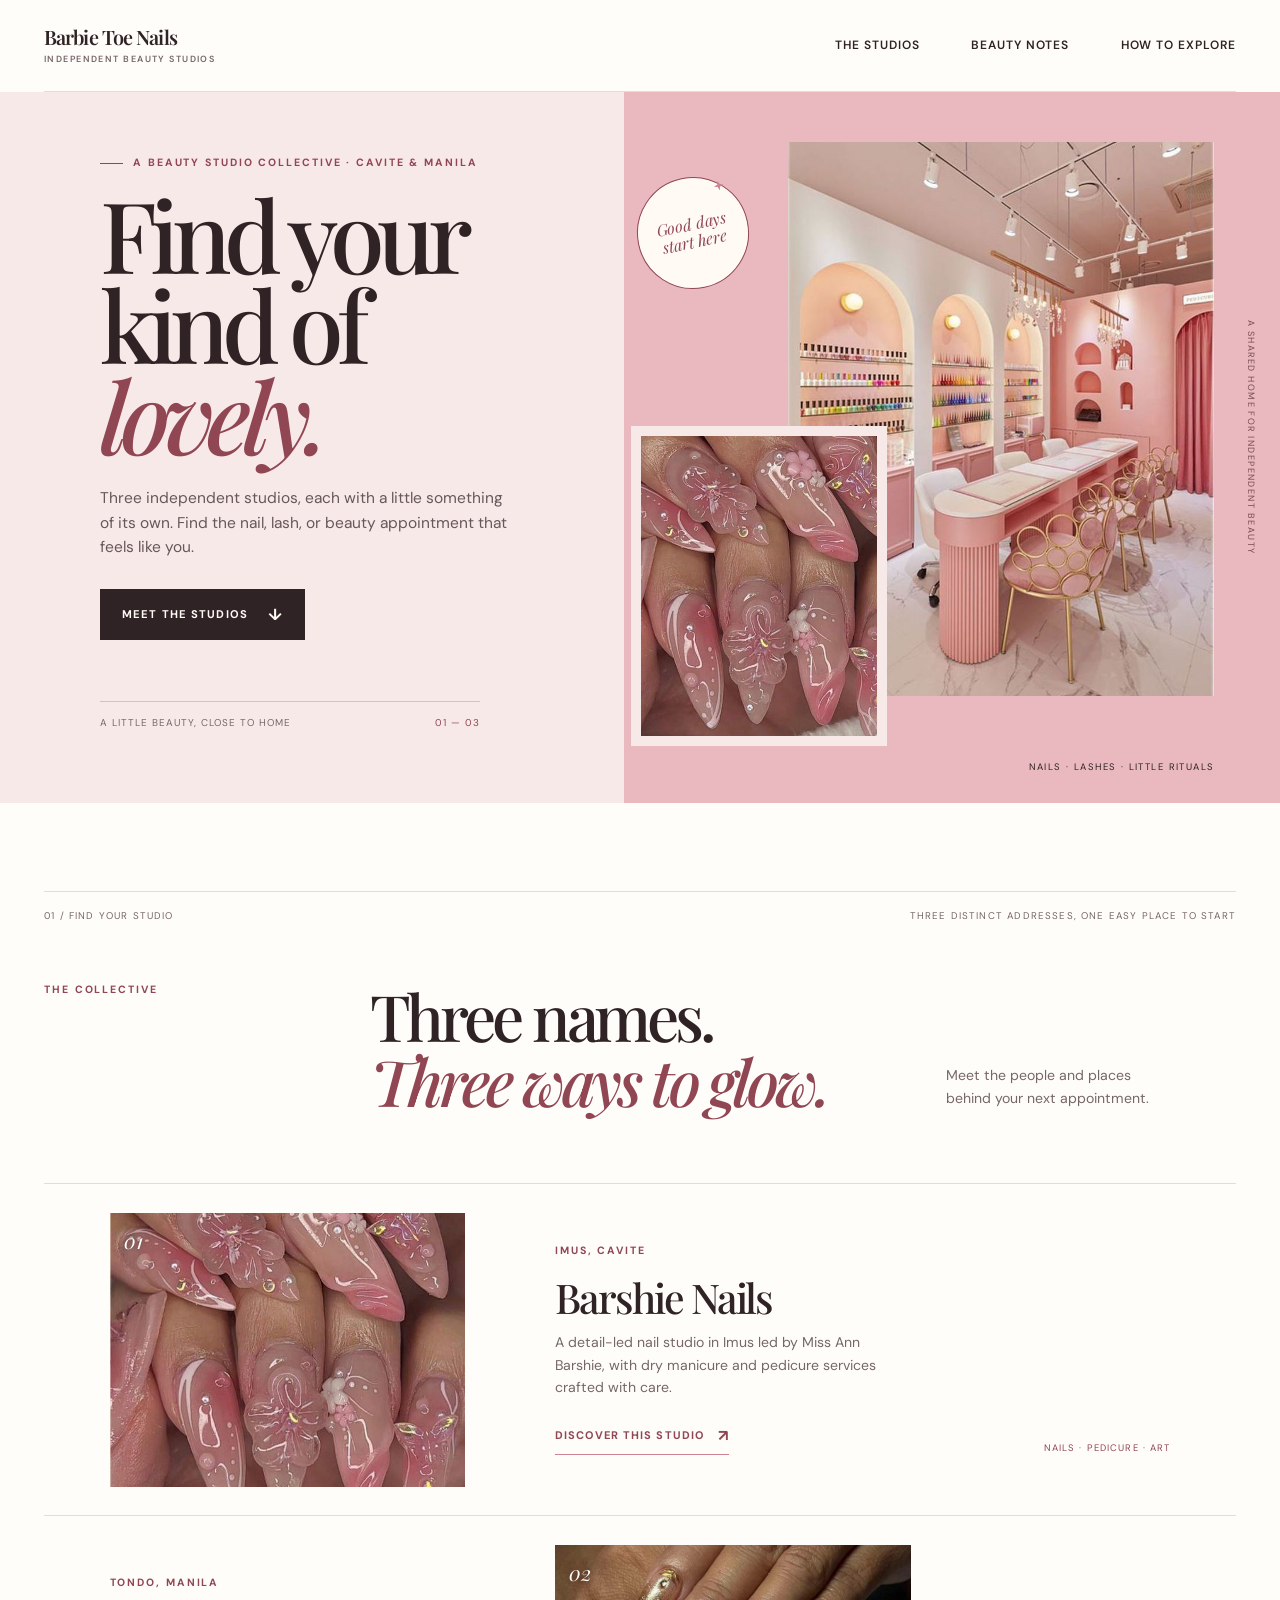
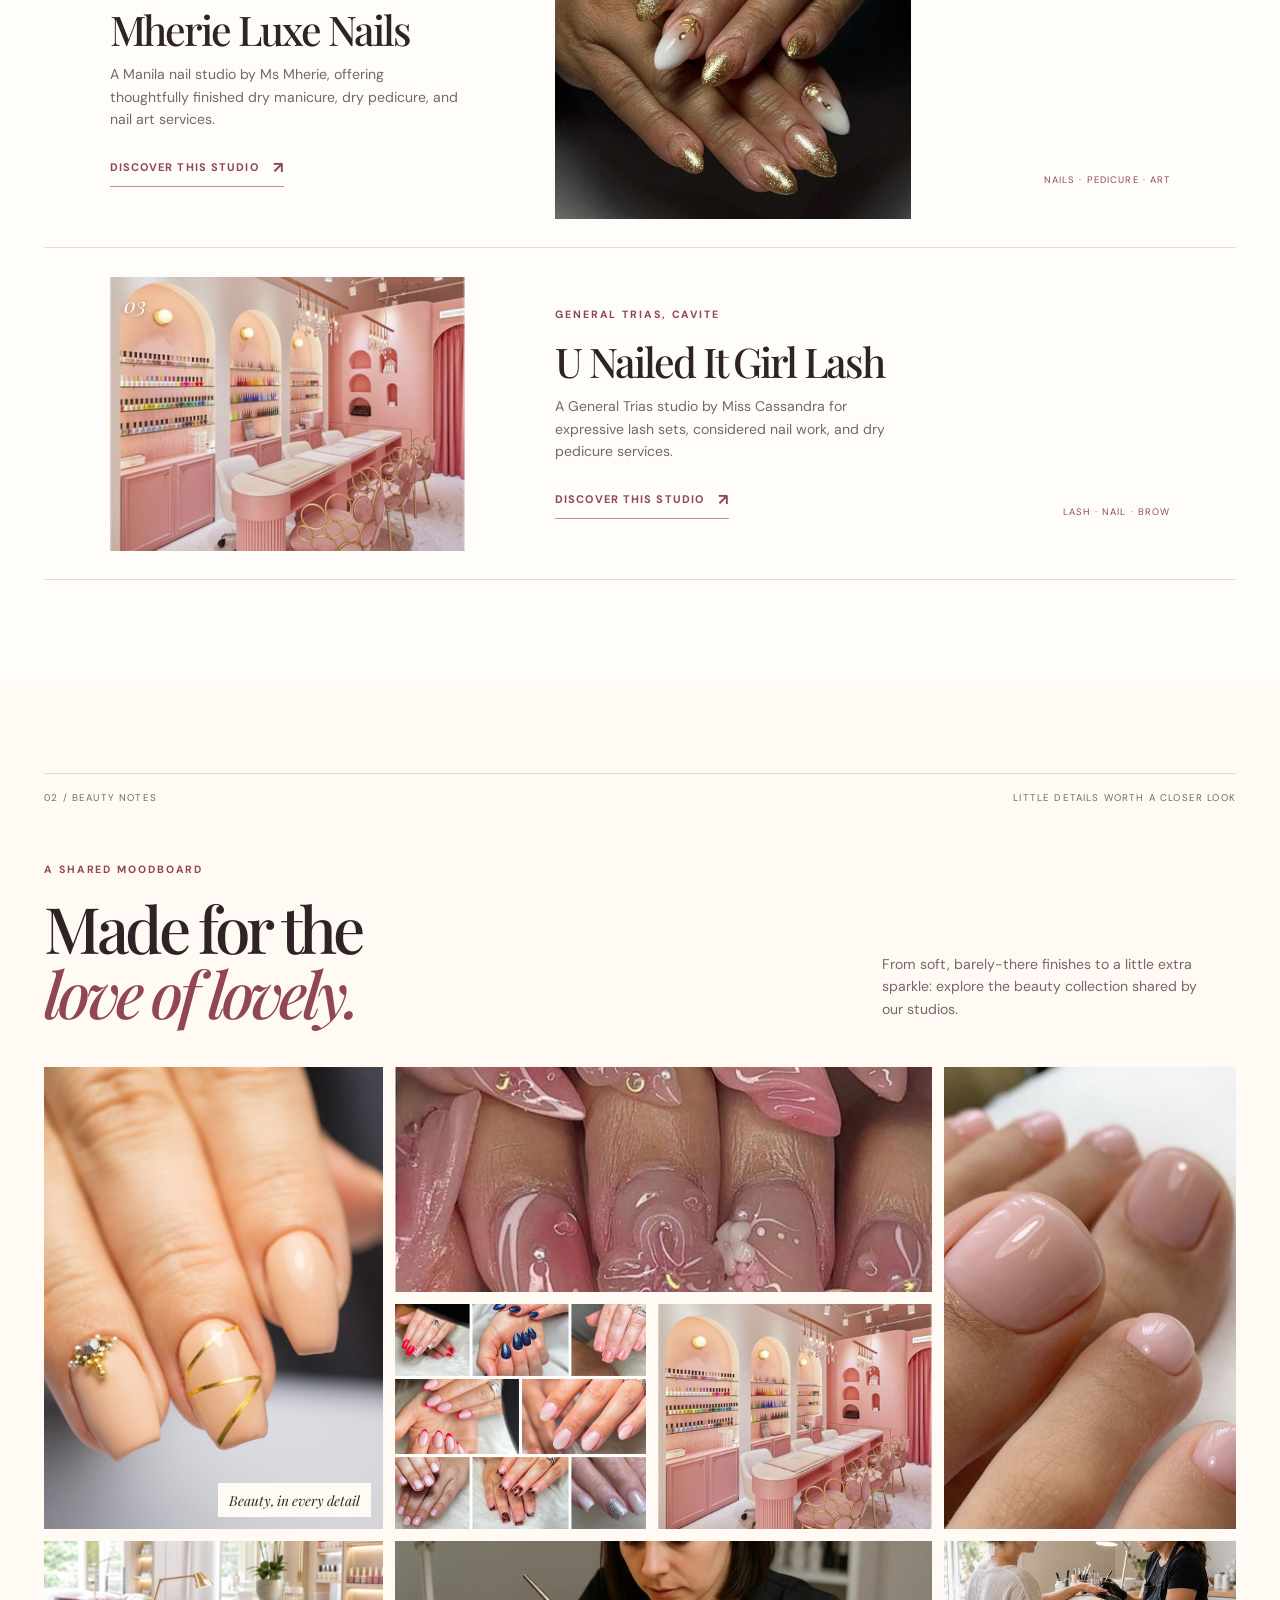
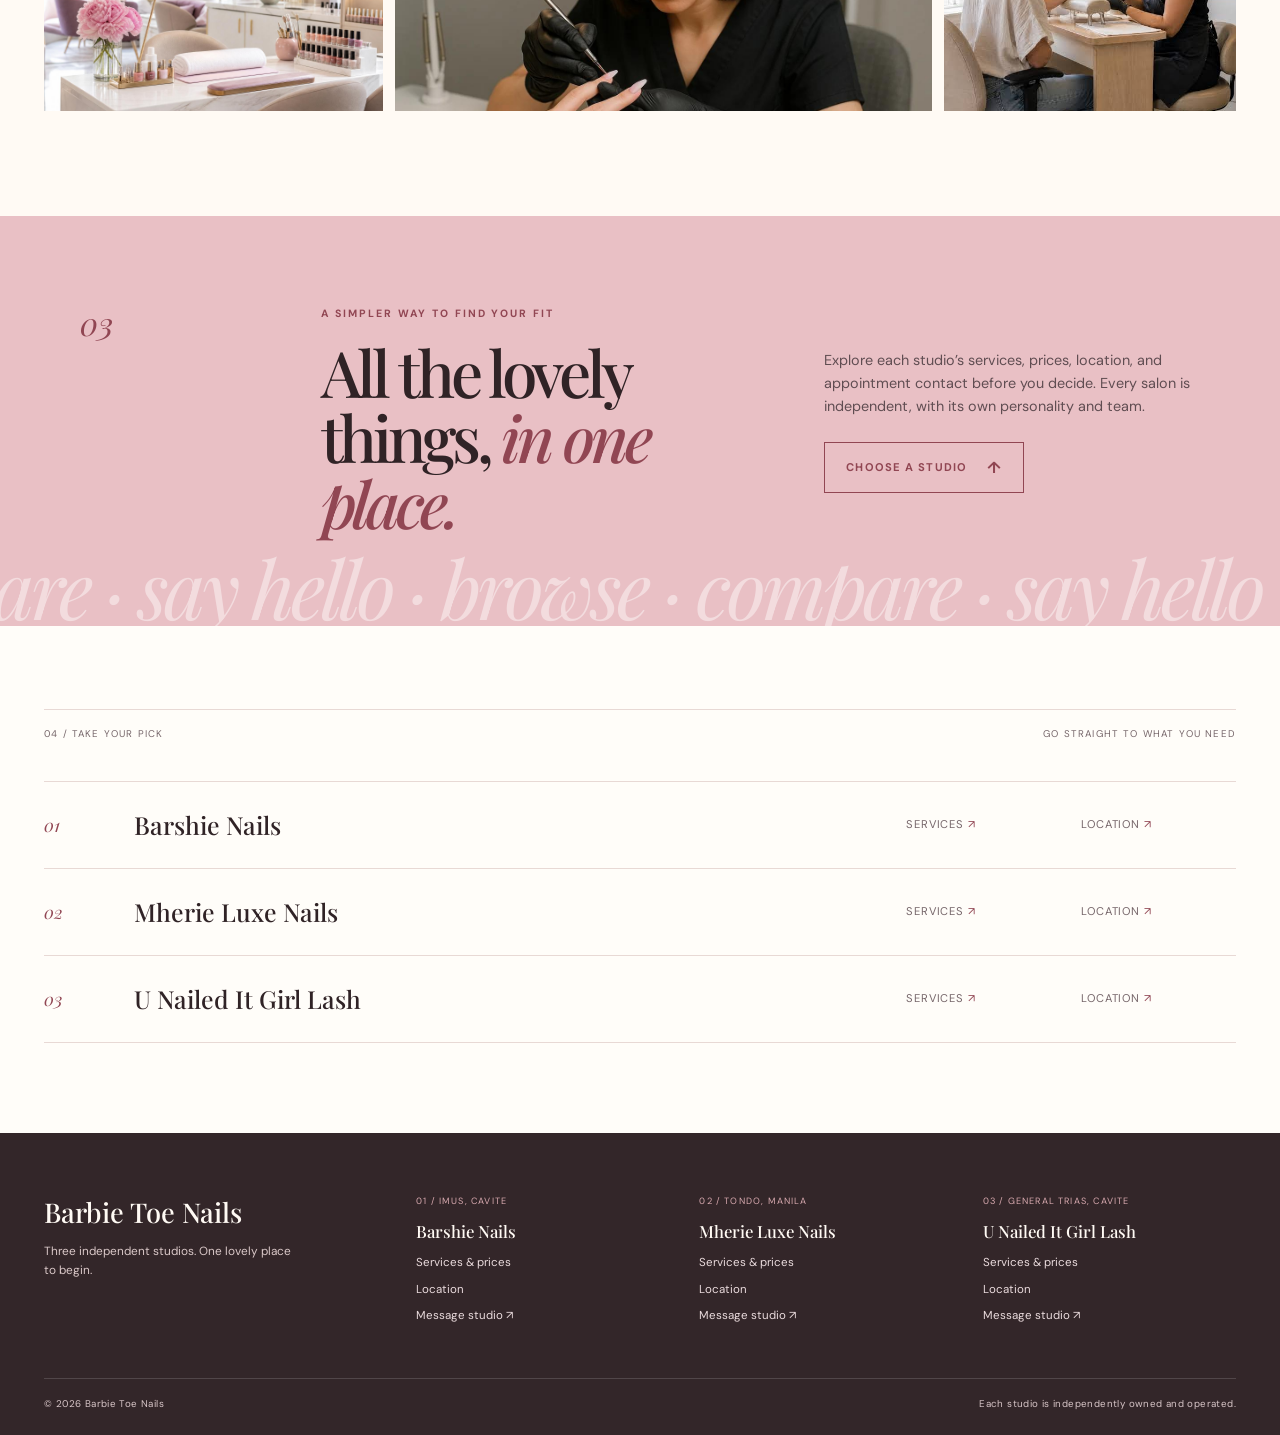
<file: index.html>
<!doctype html>
<html lang="en">
  <head>
    <meta charset="utf-8">
    <meta name="viewport" content="width=device-width, initial-scale=1">
    <meta name="description" content="Discover Barshie Nails, Mherie Luxe Nails, and U Nailed It Girl Lash: three independent beauty studios across Cavite and Manila.">
    <meta name="theme-color" content="#f8e9e9">
    <title>Barbie Toe Nails — A collective of independent beauty studios</title>
    <link rel="stylesheet" href="/assets/site.css">
    <script src="/assets/site.js" defer></script>
  </head>
  <body data-page="home"></body>
</html>
</file>
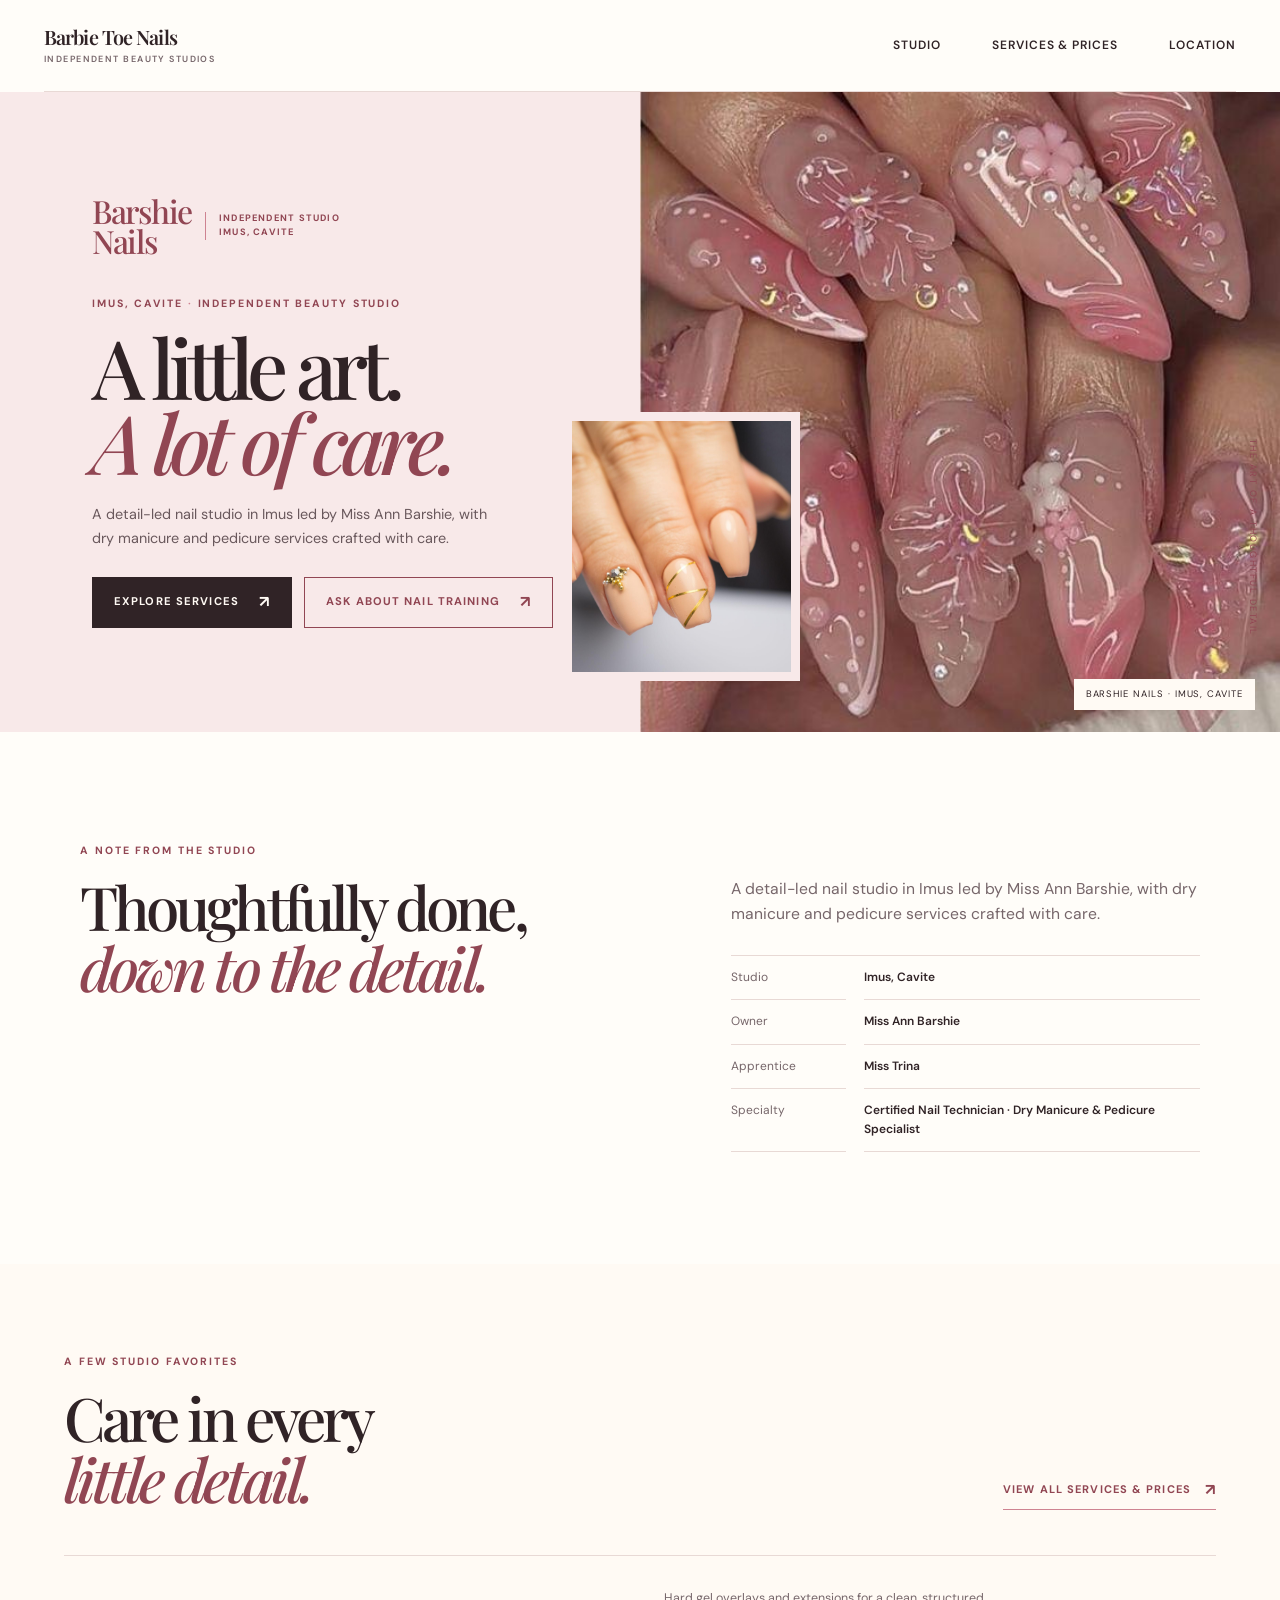
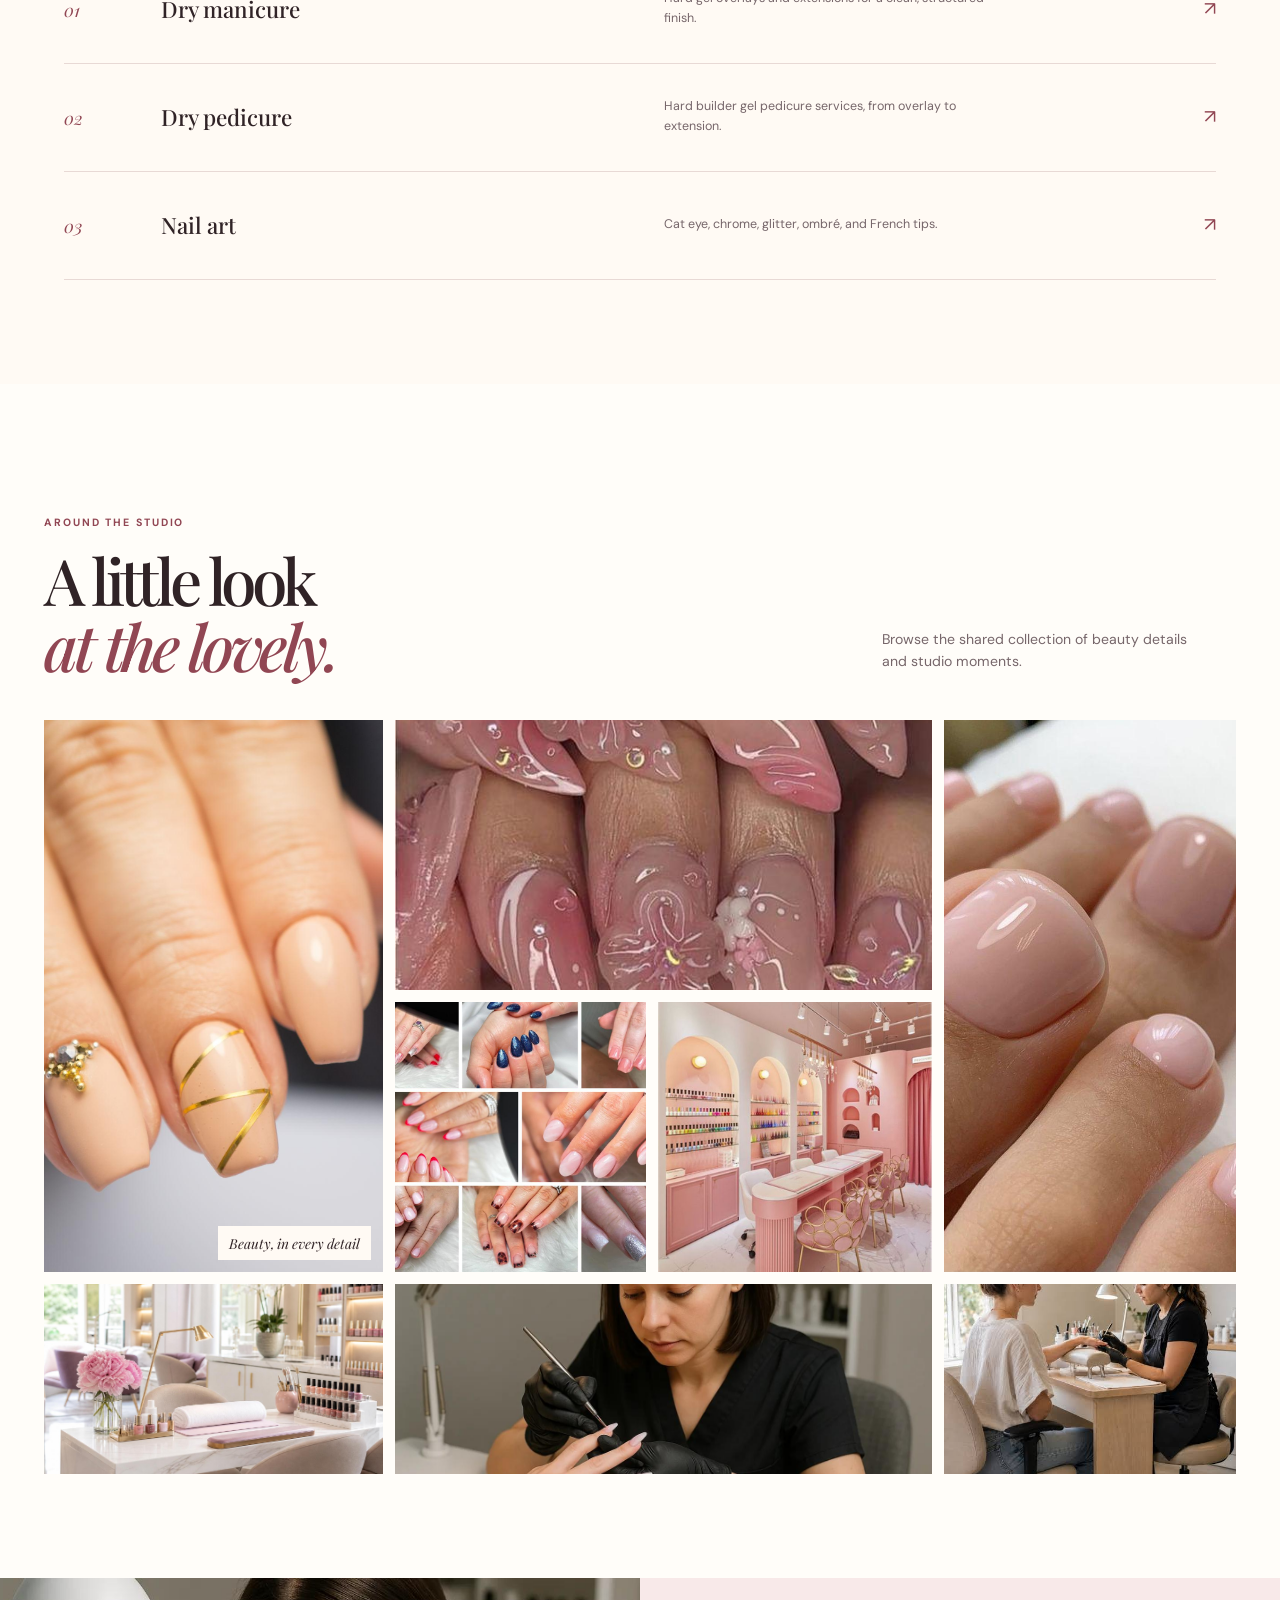
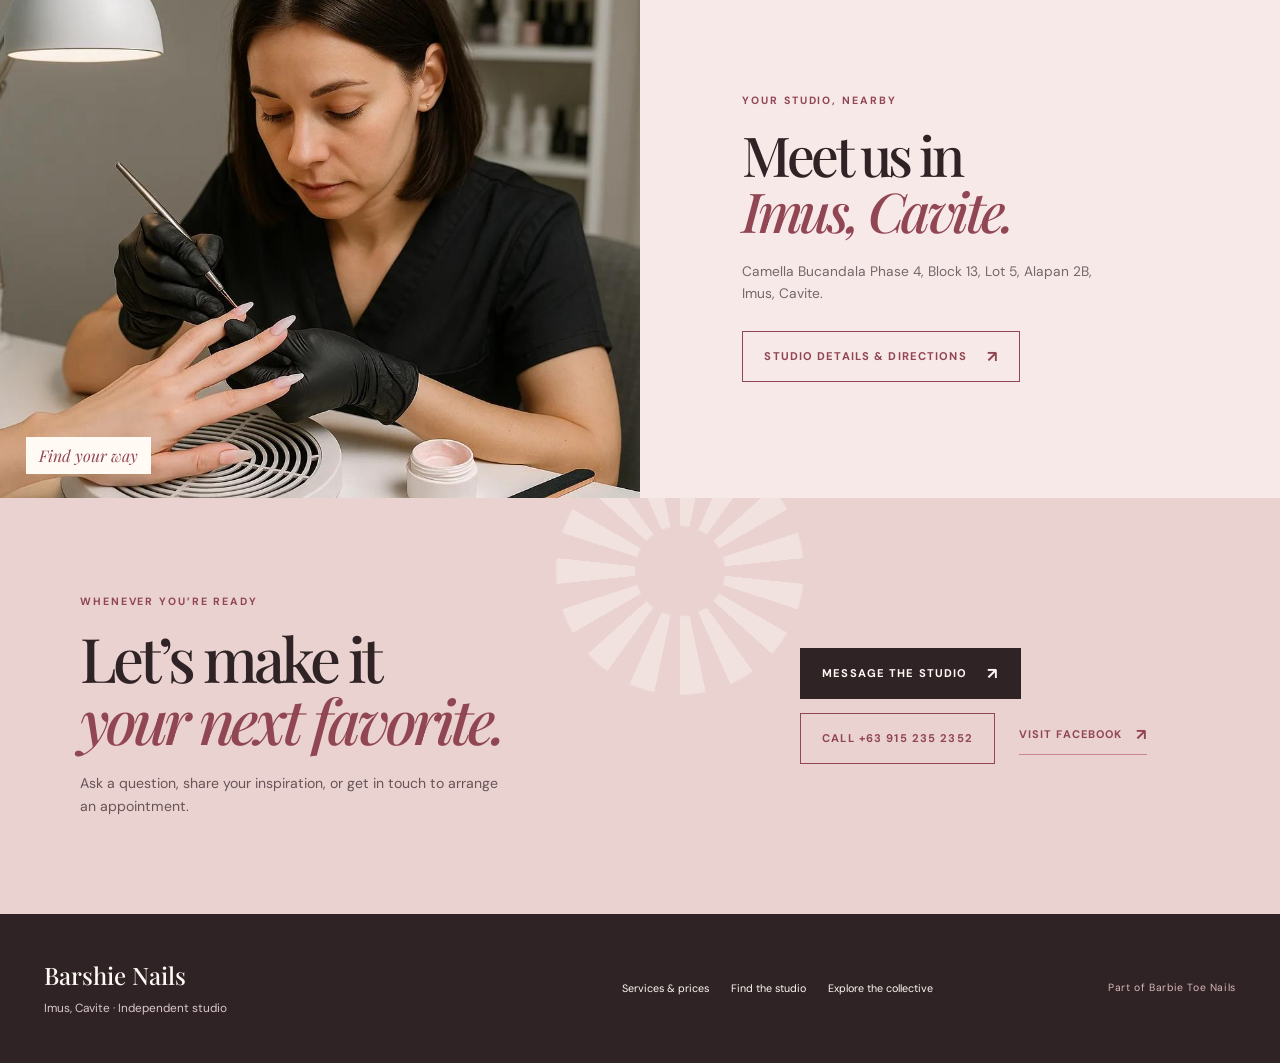
<file: barshie-nails/index.html>
<!doctype html>
<html lang="en">
  <head>
    <meta charset="utf-8">
    <meta name="viewport" content="width=device-width, initial-scale=1">
    <meta name="description" content="Discover Barshie Nails in Imus, Cavite. Explore services, prices, location, and appointment contact.">
    <meta name="theme-color" content="#f8e9e9">
    <title>Barshie Nails — Imus | Barbie Toe Nails</title>
    <link rel="stylesheet" href="/assets/site.css">
    <script src="/assets/site.js" defer></script>
  </head>
  <body data-page="salon" data-salon="barshie"></body>
</html>
</file>
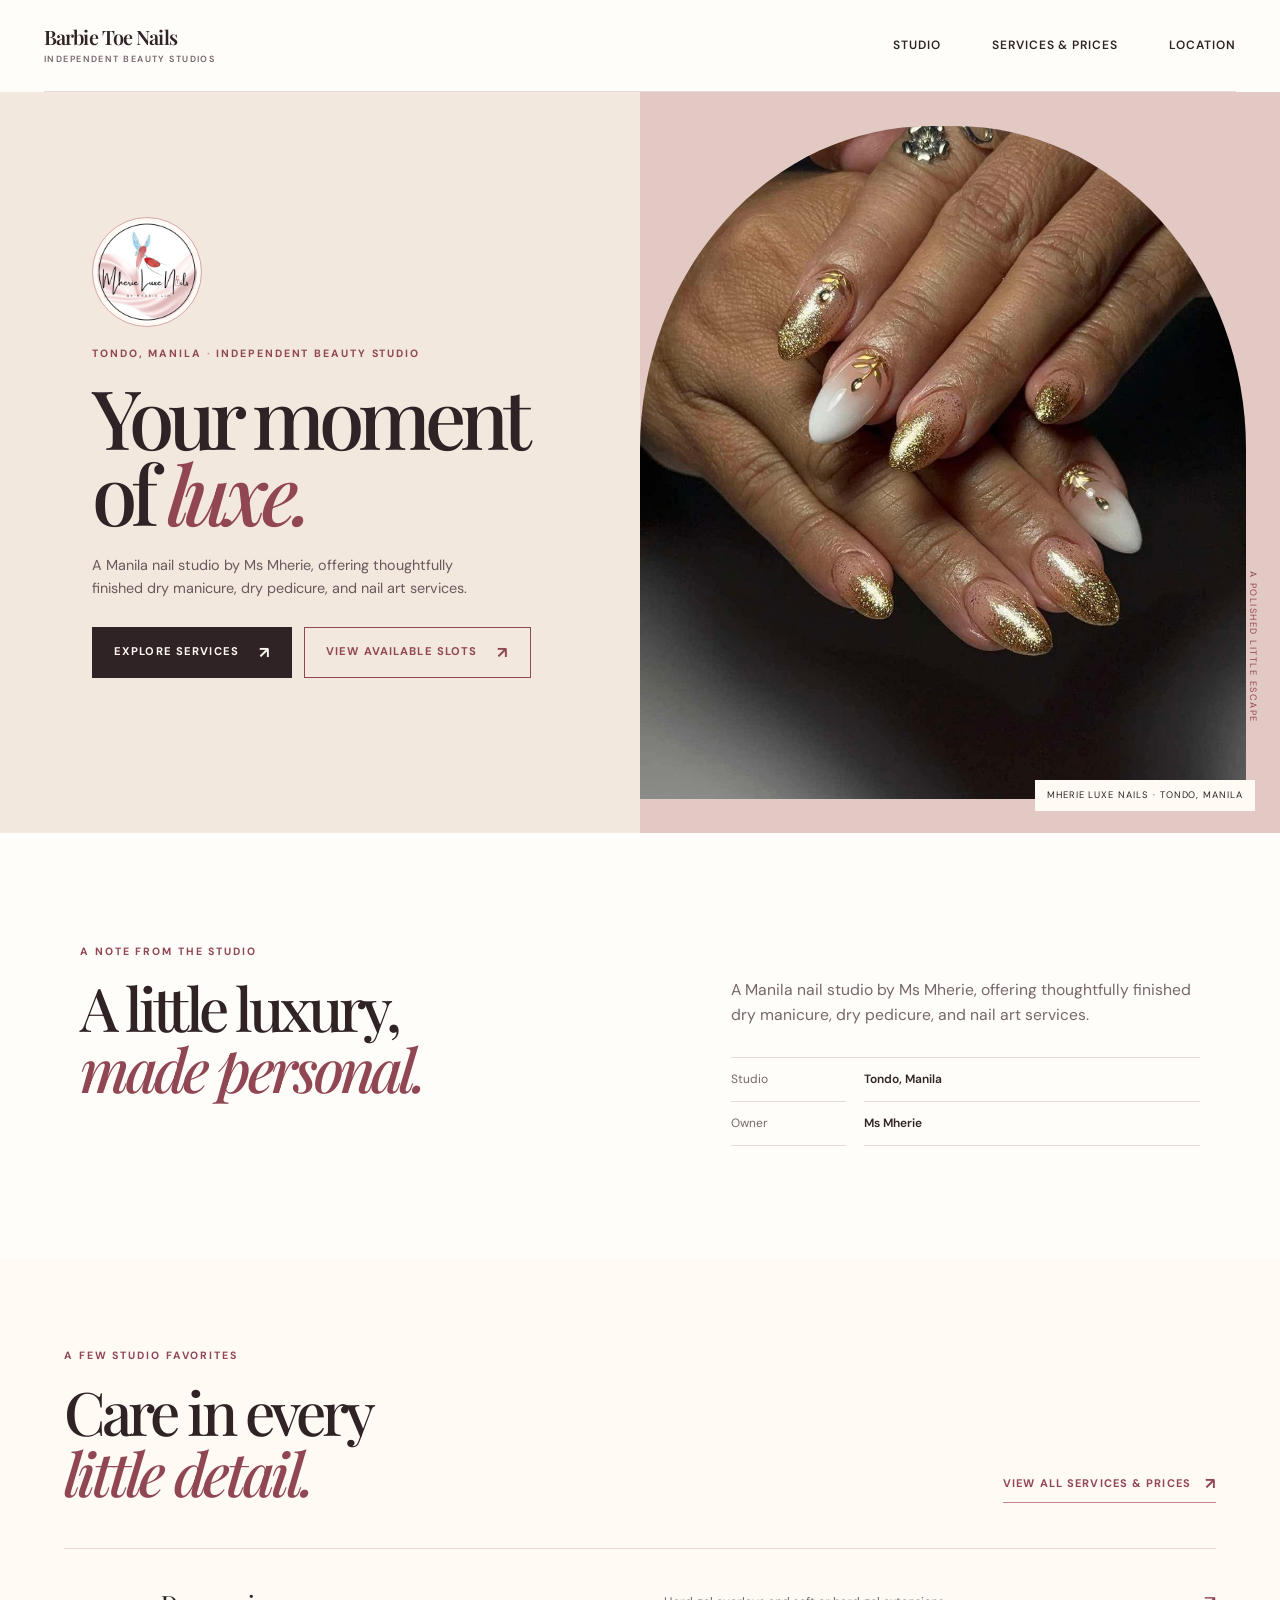
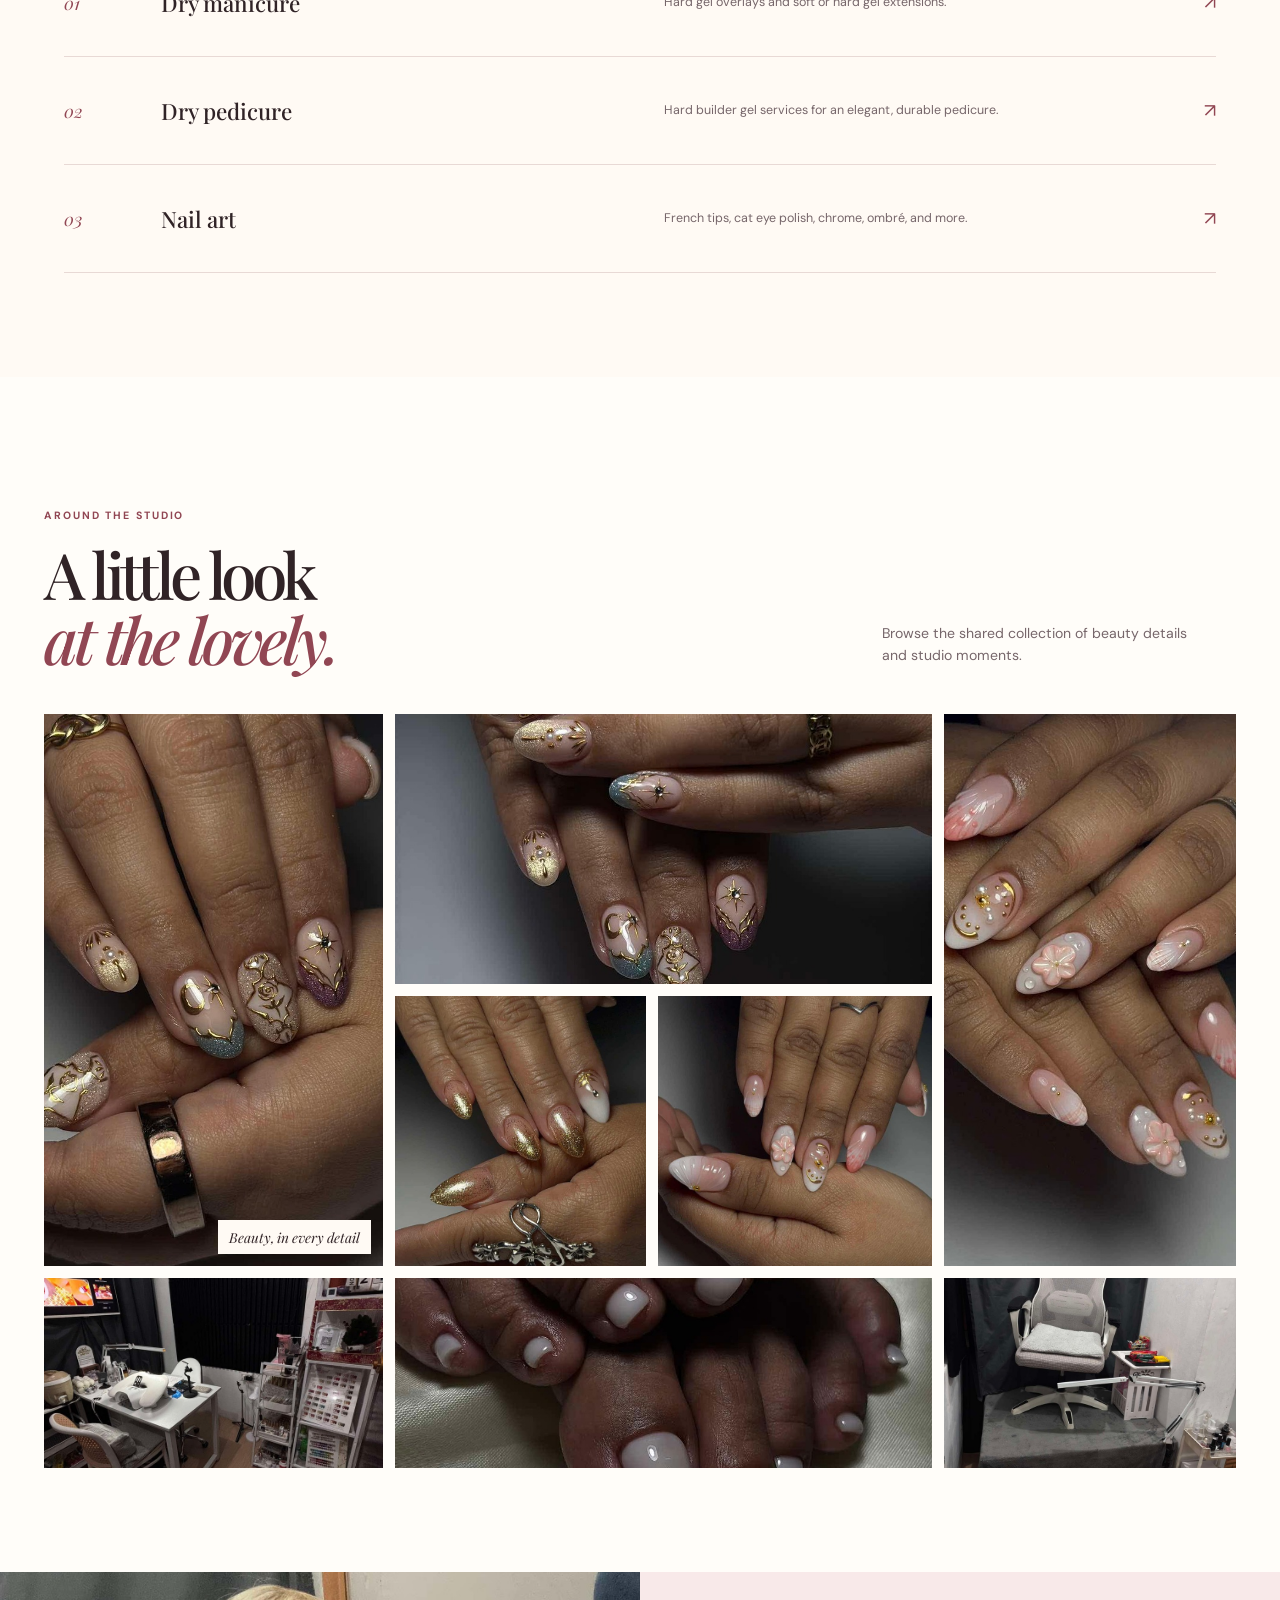
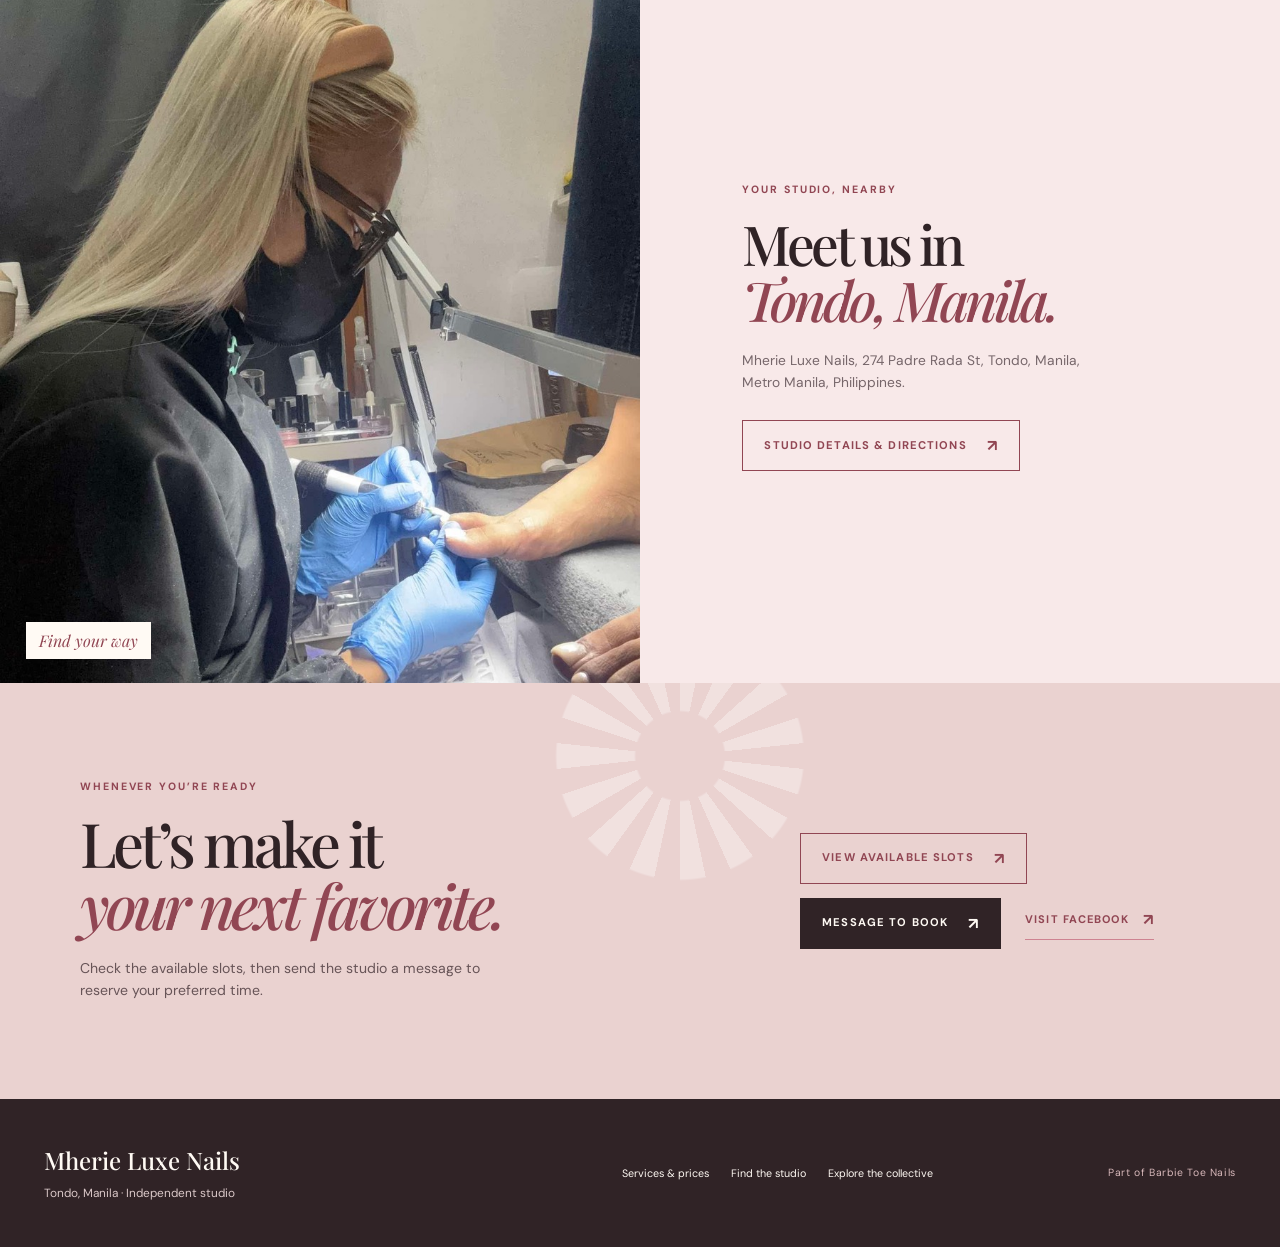
<file: mherie-luxe-nails/index.html>
<!doctype html>
<html lang="en">
  <head>
    <meta charset="utf-8">
    <meta name="viewport" content="width=device-width, initial-scale=1">
    <meta name="description" content="Discover Mherie Luxe Nails in Tondo, Manila. Explore services, prices, location, and appointment contact.">
    <meta name="theme-color" content="#f8e9e9">
    <title>Mherie Luxe Nails | Barbie Toe Nails</title>
    <link rel="stylesheet" href="/assets/site.css">
    <script src="/assets/site.js" defer></script>
  </head>
  <body data-page="salon" data-salon="mherie"></body>
</html>
</file>
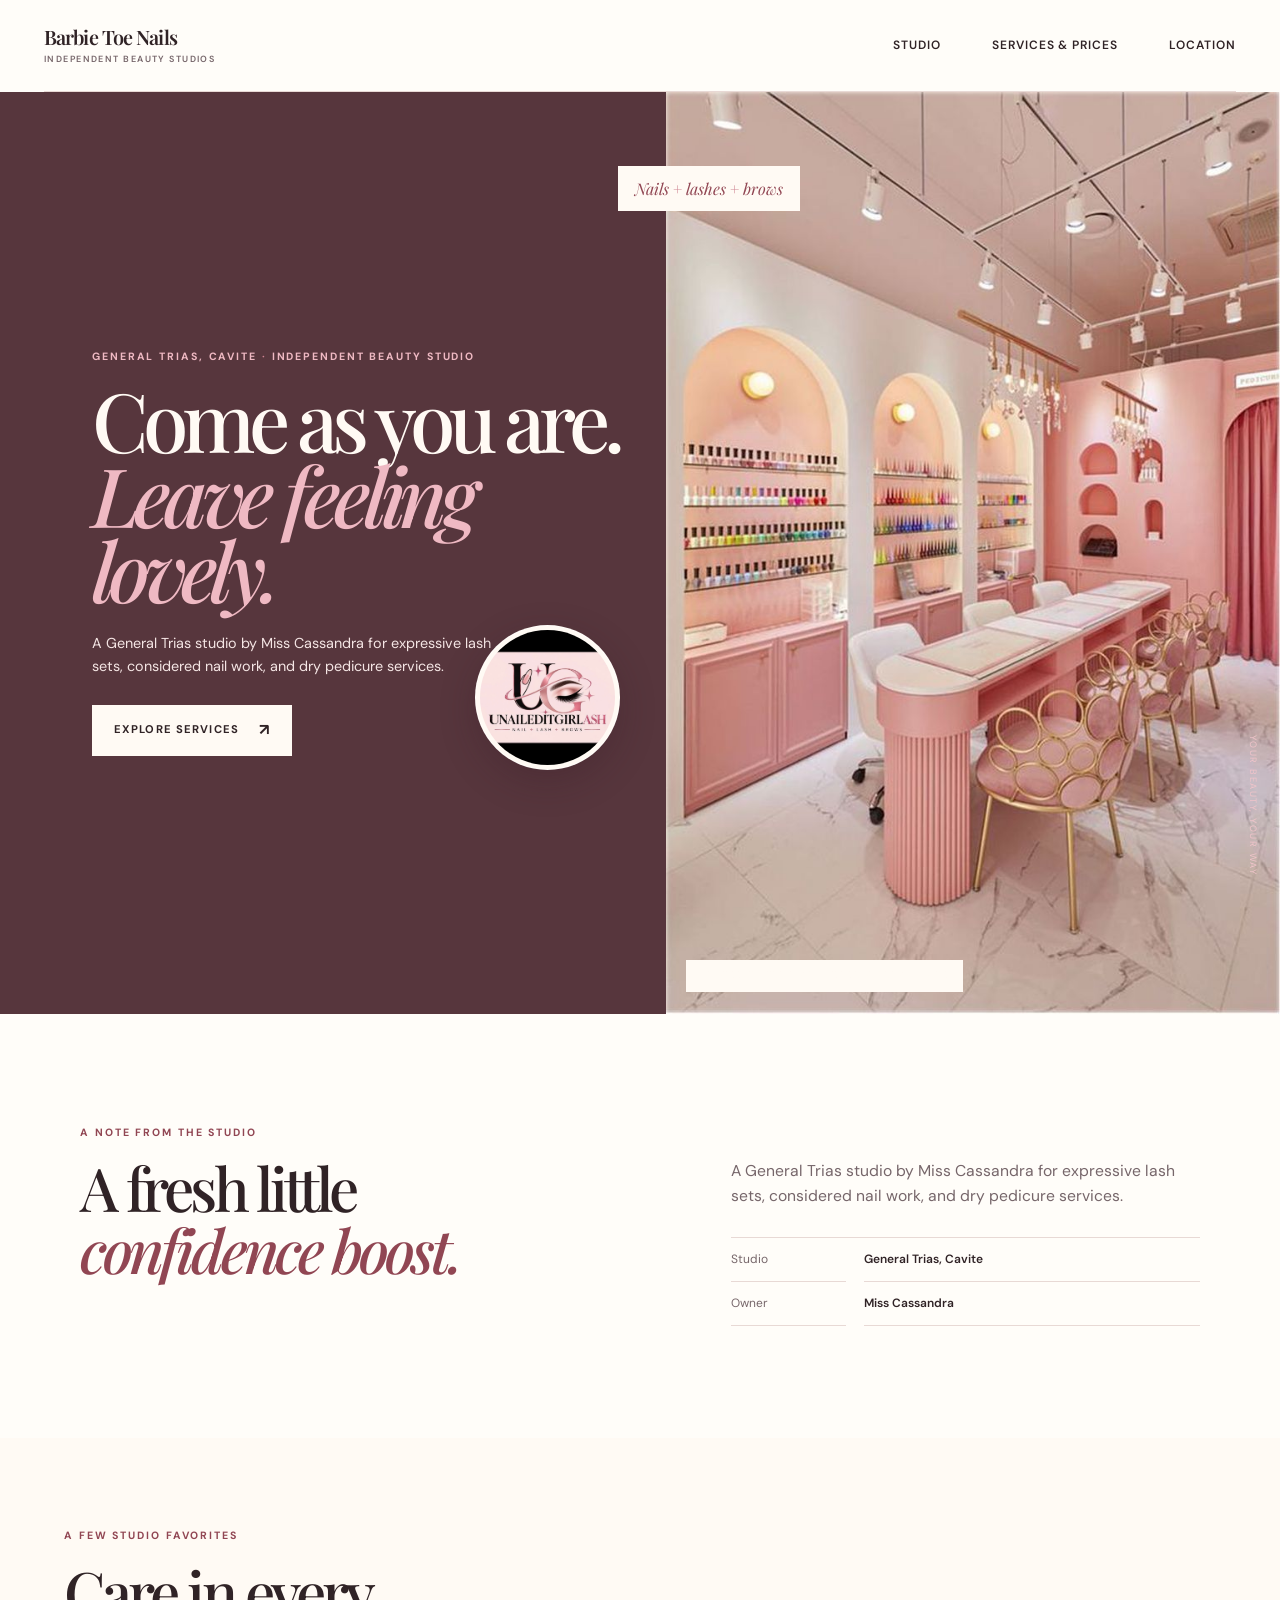
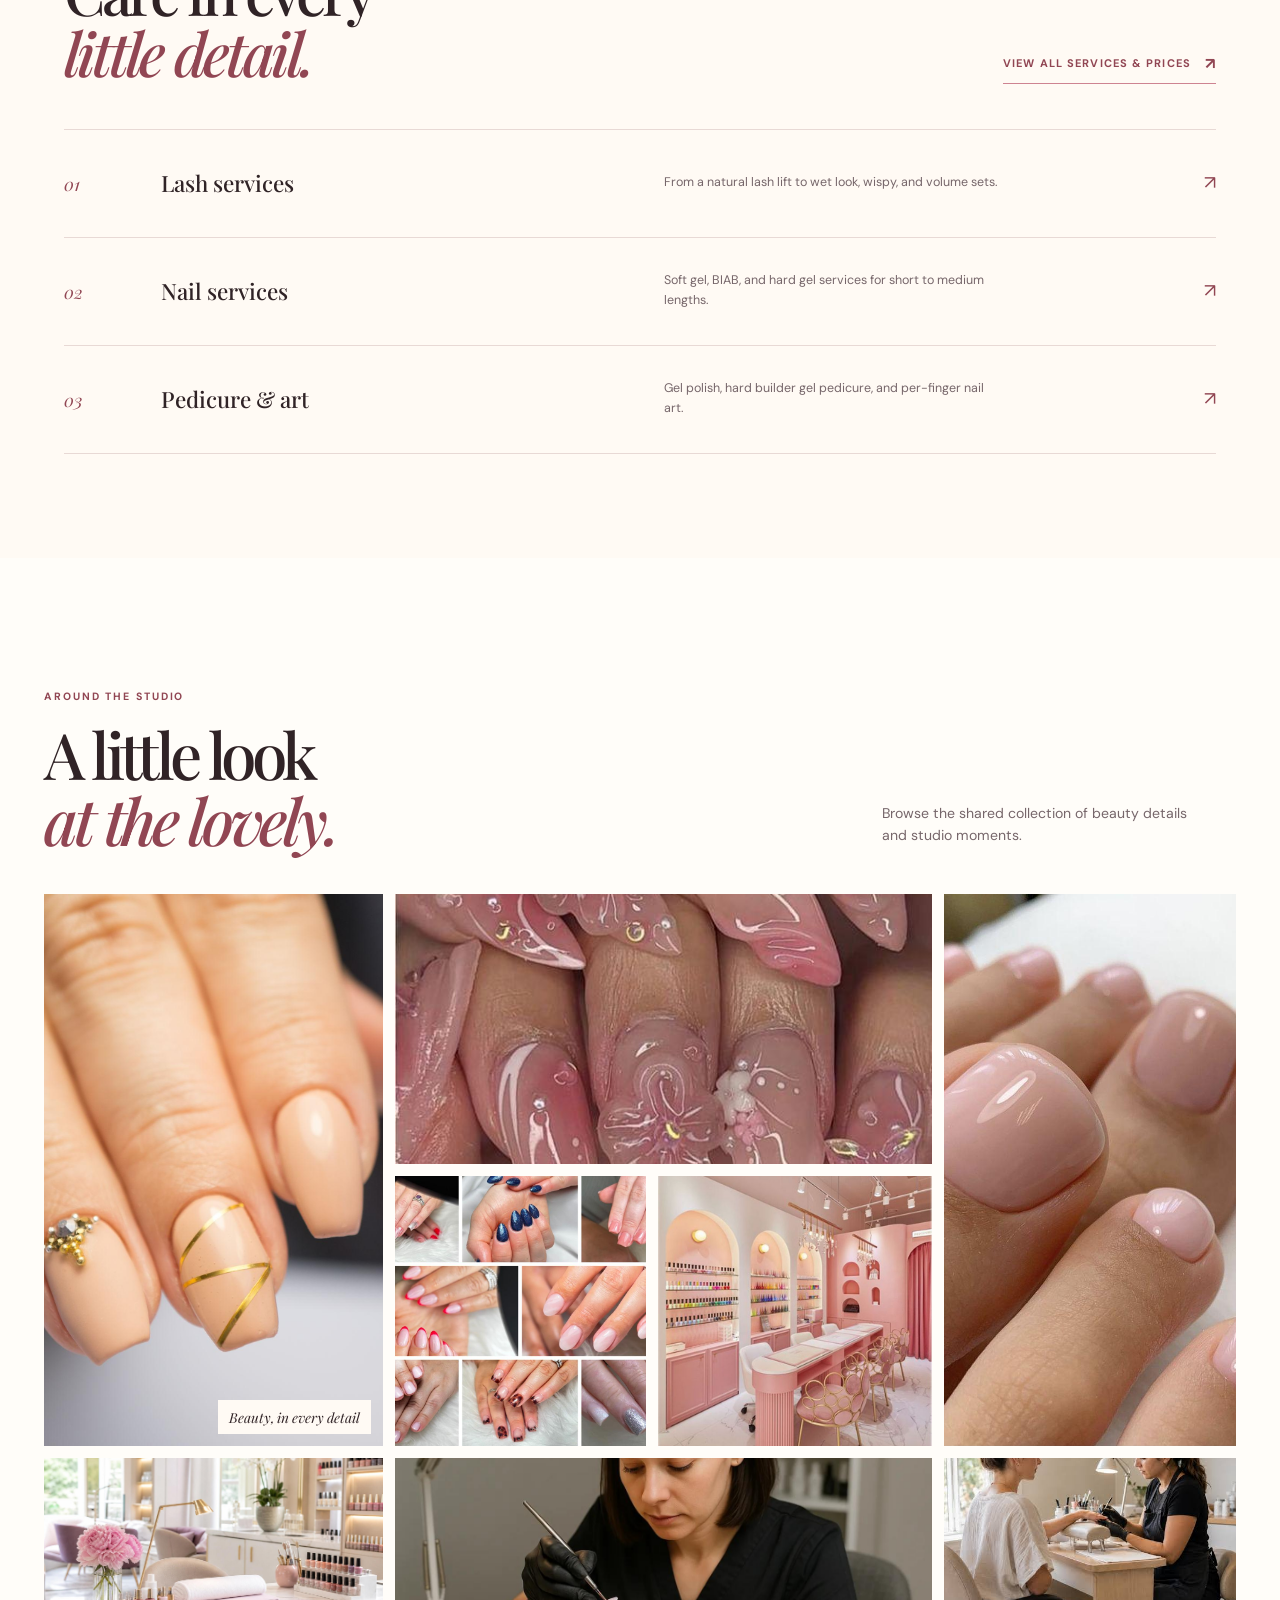
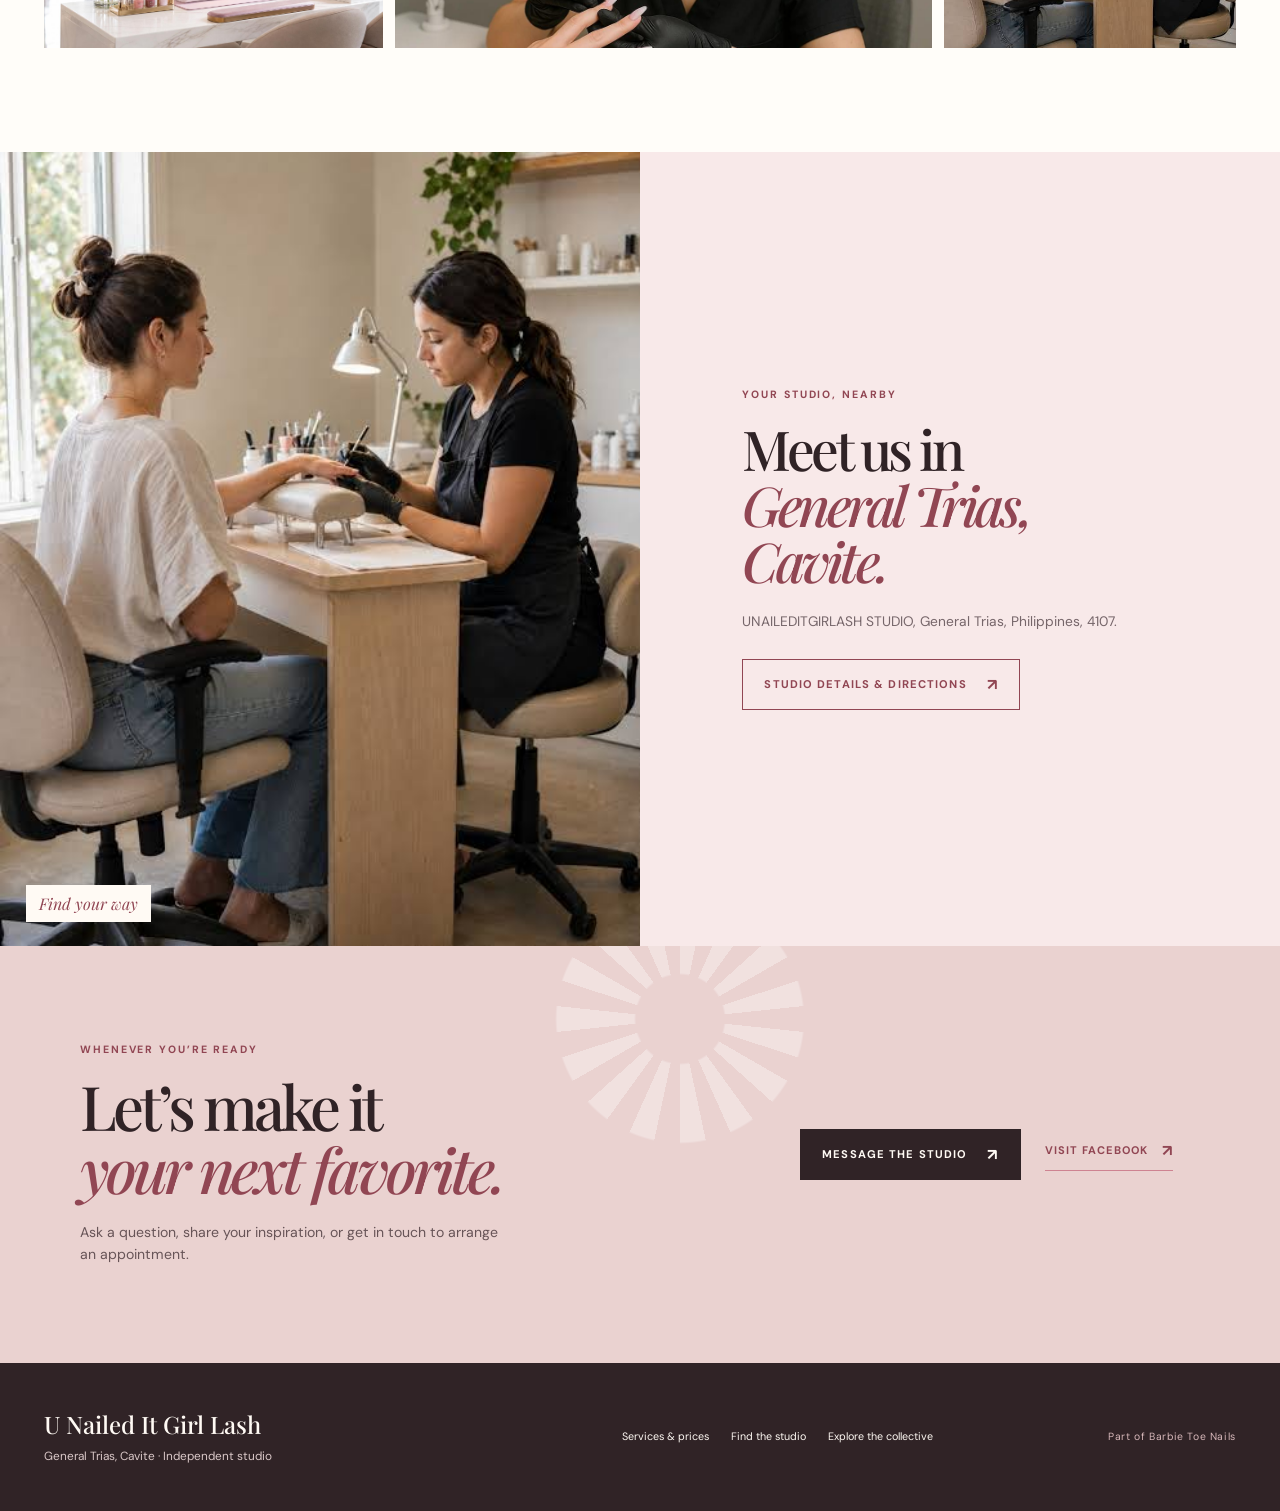
<file: u-nailed-it-girl-lash/index.html>
<!doctype html>
<html lang="en">
  <head>
    <meta charset="utf-8">
    <meta name="viewport" content="width=device-width, initial-scale=1">
    <meta name="description" content="Discover U Nailed It Girl Lash in General Trias, Cavite. Explore services, prices, location, and appointment contact.">
    <meta name="theme-color" content="#f8e9e9">
    <title>U Nailed It Girl Lash | Barbie Toe Nails</title>
    <link rel="stylesheet" href="/assets/site.css">
    <script src="/assets/site.js" defer></script>
  </head>
  <body data-page="salon" data-salon="unailed"></body>
</html>
</file>
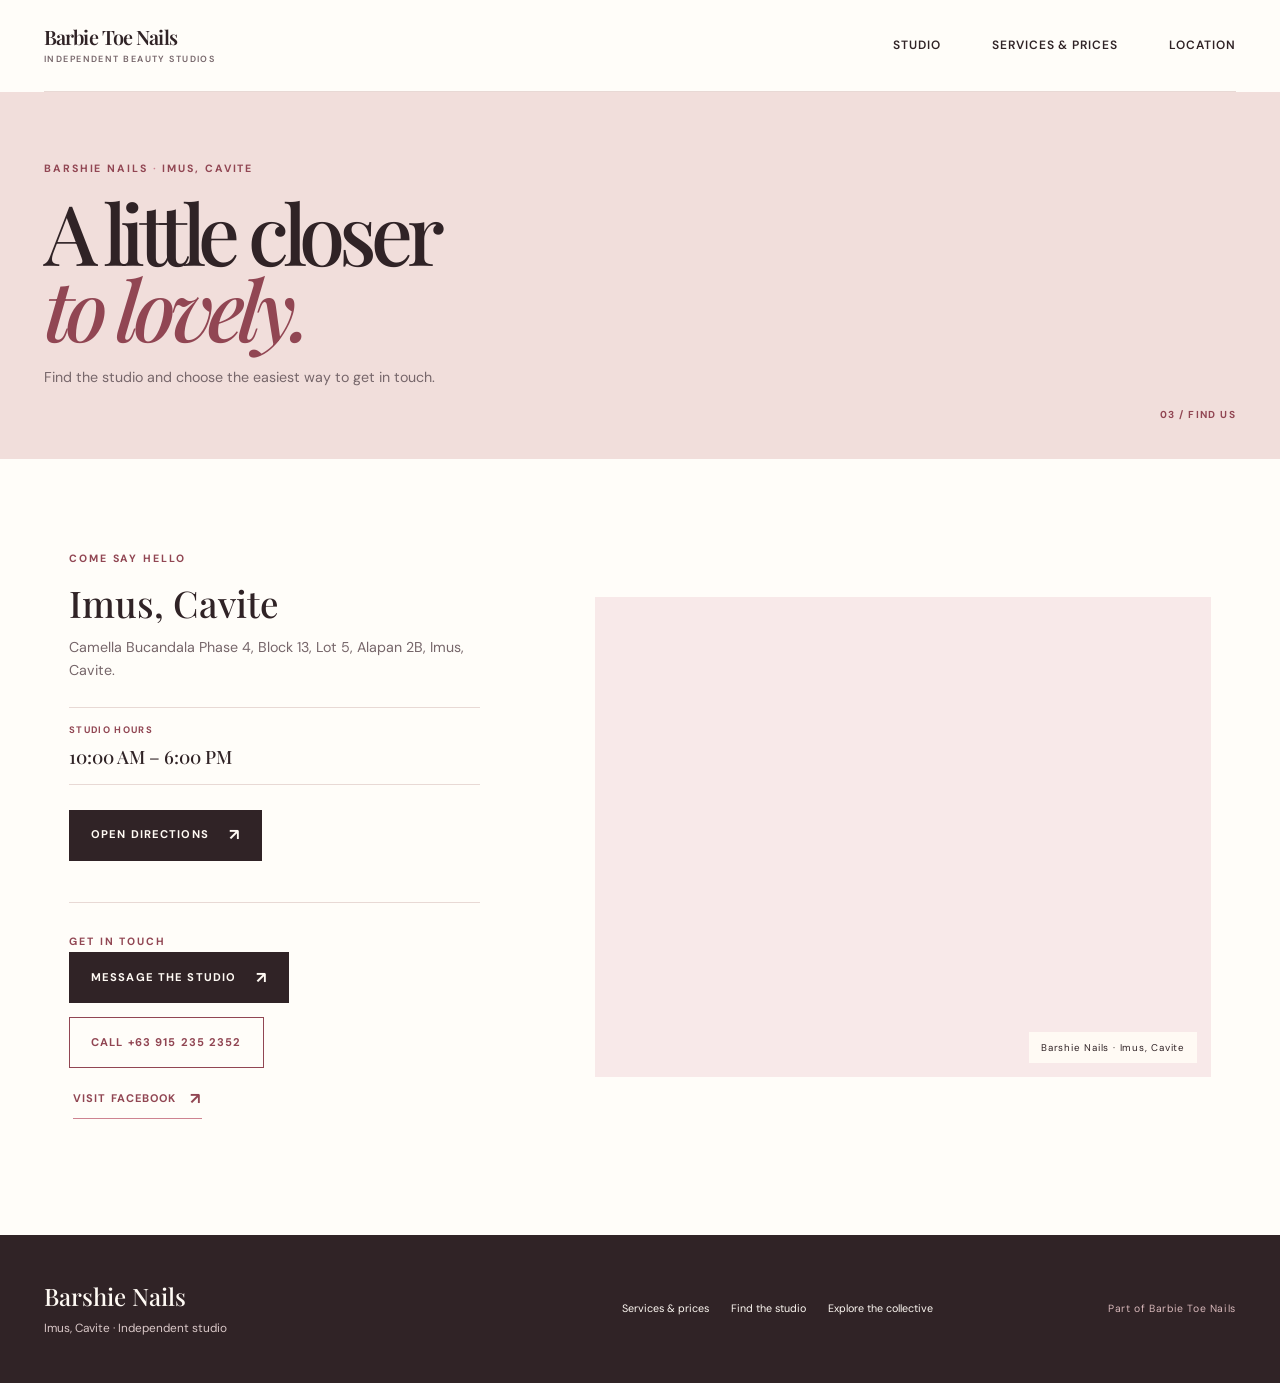
<file: barshie-nails/location/index.html>
<!doctype html>
<html lang="en">
  <head>
    <meta charset="utf-8">
    <meta name="viewport" content="width=device-width, initial-scale=1">
    <meta name="description" content="Find Barshie Nails in Imus, Cavite and get in touch about an appointment.">
    <meta name="theme-color" content="#f8e9e9">
    <title>Location &amp; Contact | Barshie Nails</title>
    <link rel="stylesheet" href="/assets/site.css">
    <script src="/assets/site.js" defer></script>
  </head>
  <body data-page="location" data-salon="barshie"></body>
</html>
</file>
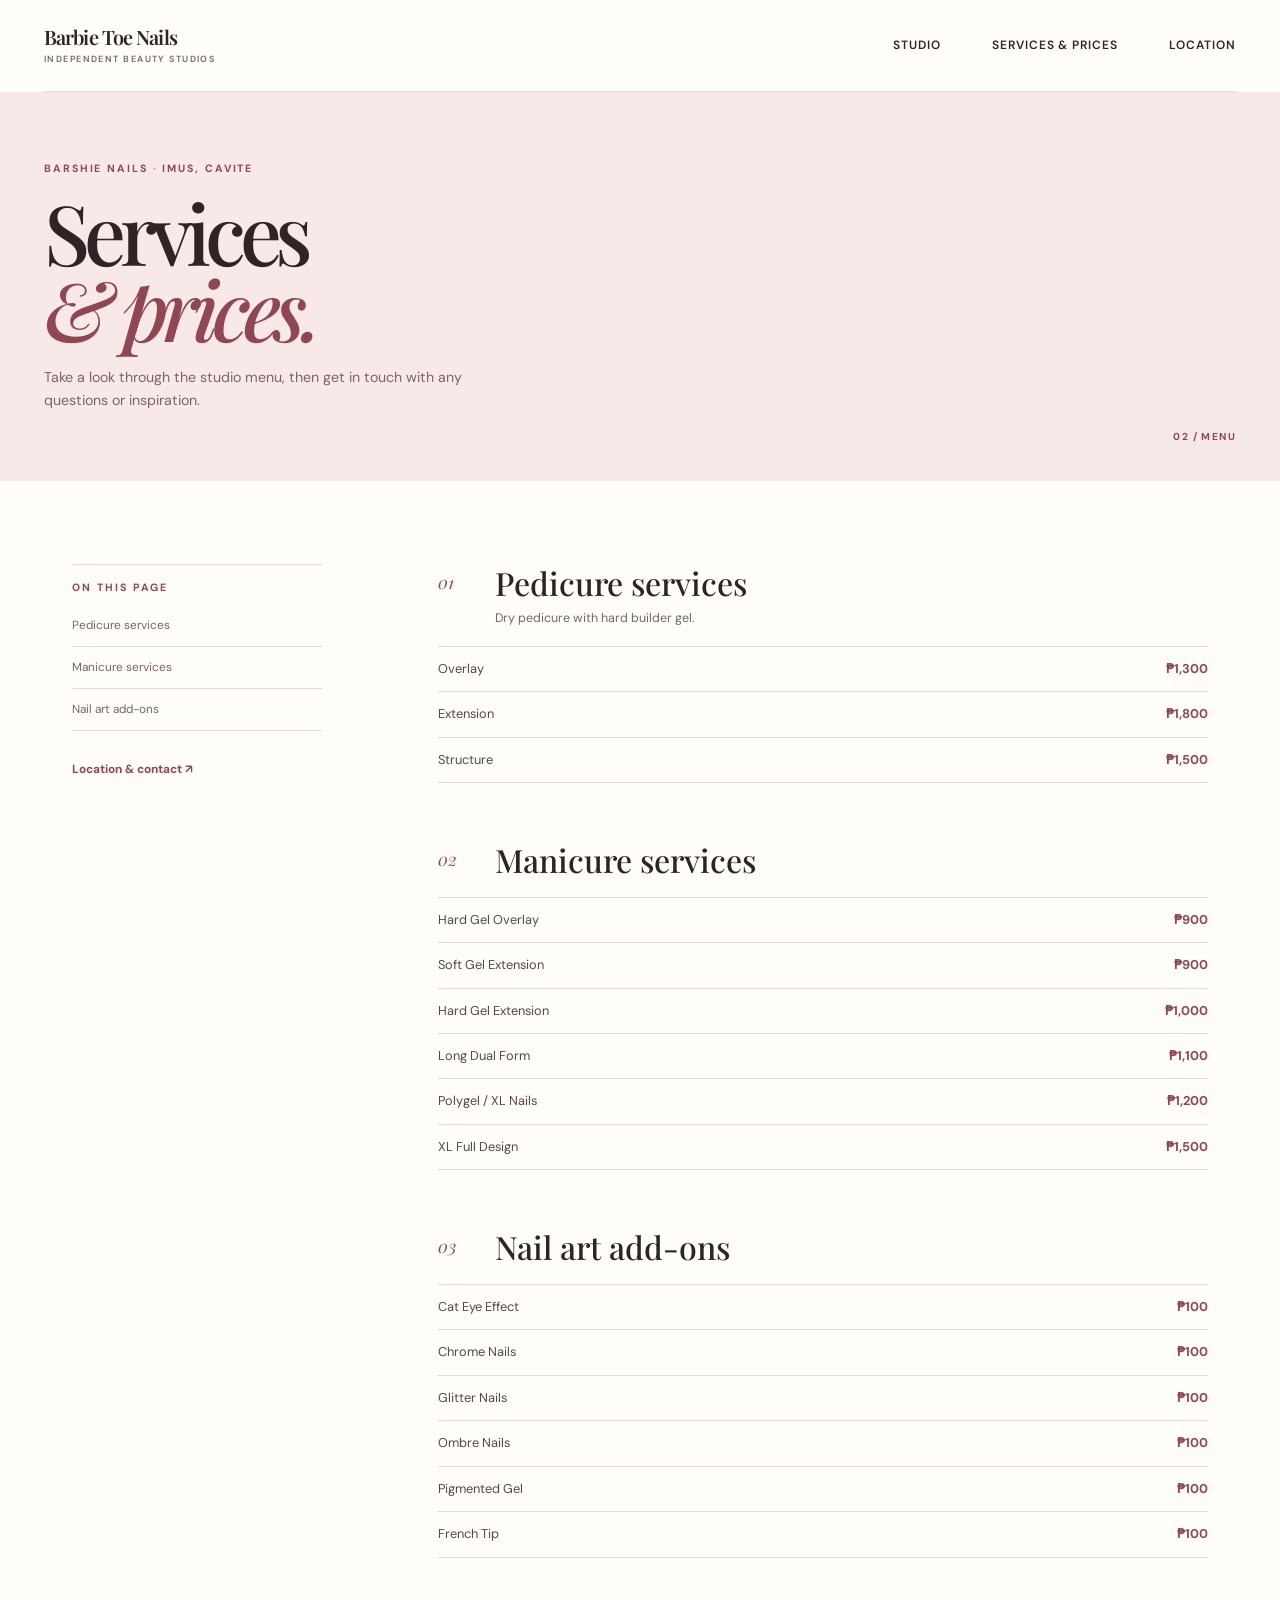
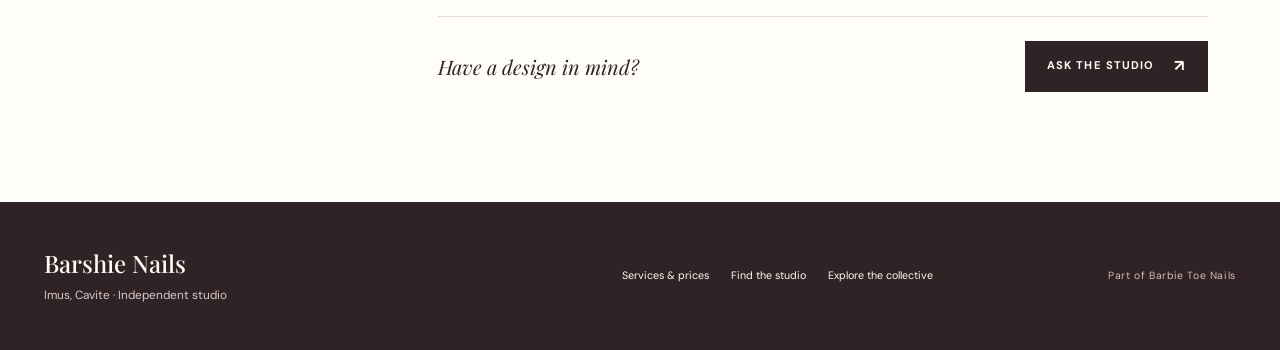
<file: barshie-nails/services/index.html>
<!doctype html>
<html lang="en">
  <head>
    <meta charset="utf-8">
    <meta name="viewport" content="width=device-width, initial-scale=1">
    <meta name="description" content="Browse Barshie Nails’ service menu and prices in Imus, Cavite.">
    <meta name="theme-color" content="#f8e9e9">
    <title>Services &amp; Prices | Barshie Nails</title>
    <link rel="stylesheet" href="/assets/site.css">
    <script src="/assets/site.js" defer></script>
  </head>
  <body data-page="services" data-salon="barshie"></body>
</html>
</file>
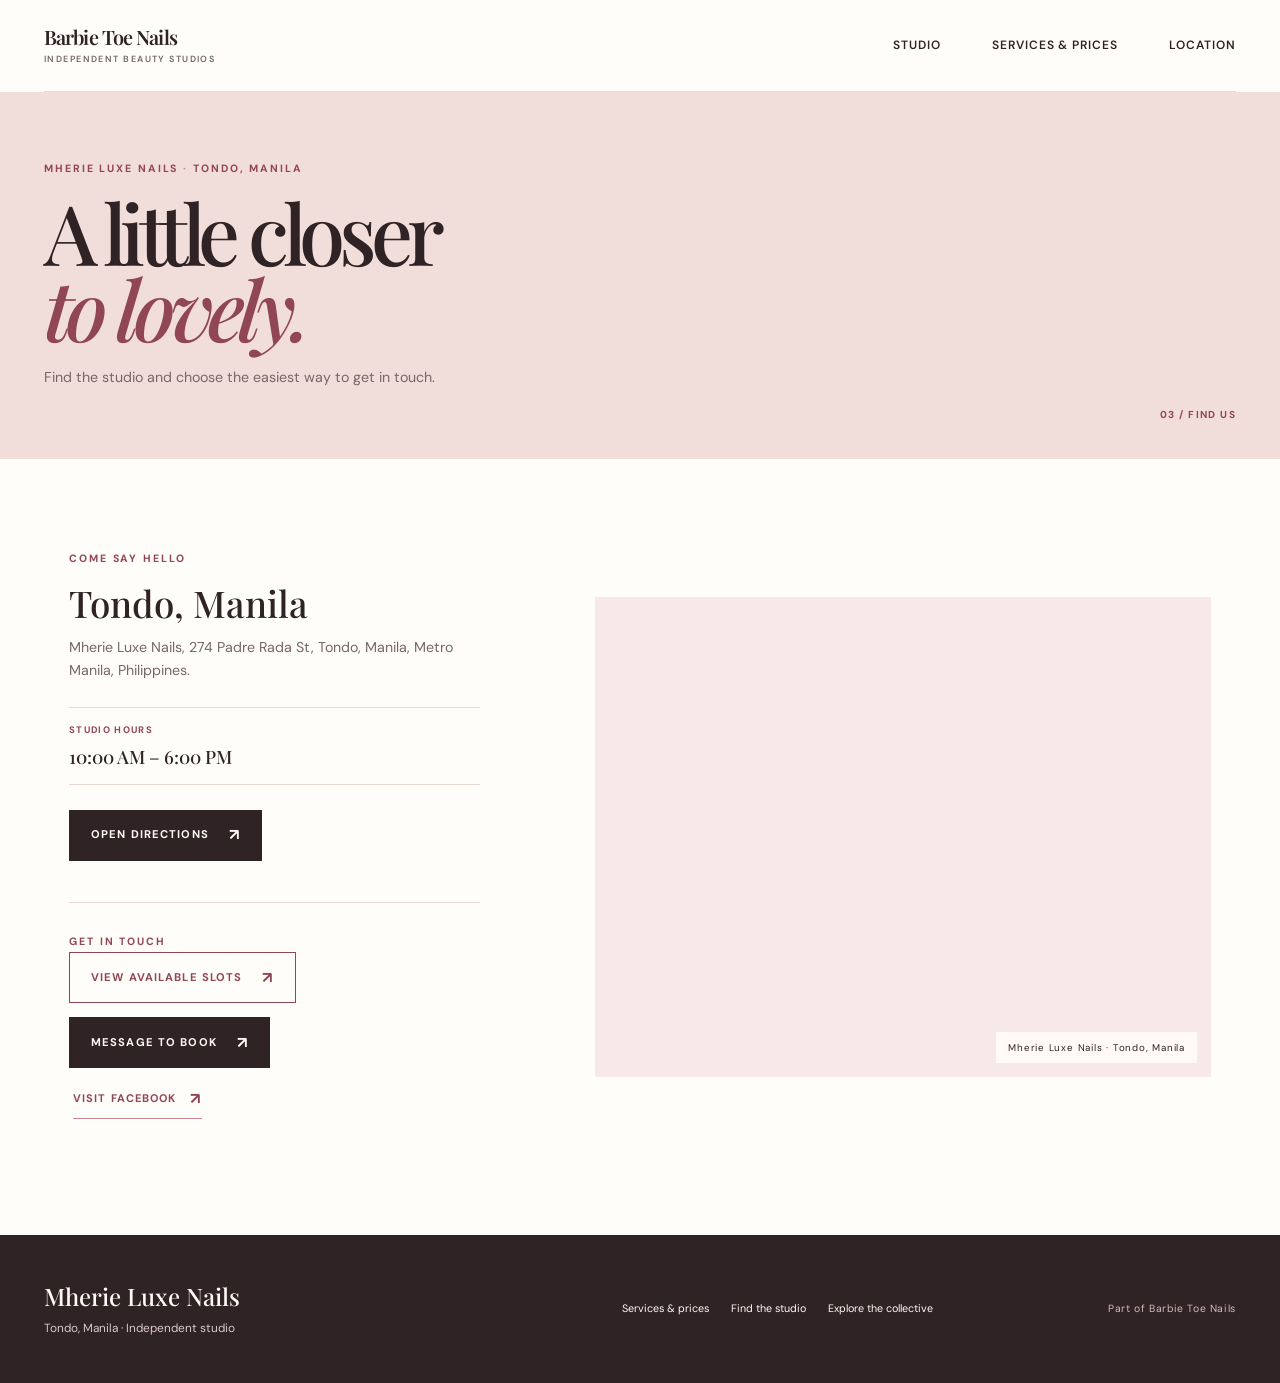
<file: mherie-luxe-nails/location/index.html>
<!doctype html>
<html lang="en">
  <head>
    <meta charset="utf-8">
    <meta name="viewport" content="width=device-width, initial-scale=1">
    <meta name="description" content="Find Mherie Luxe Nails in Tondo, Manila and get in touch about an appointment.">
    <meta name="theme-color" content="#f8e9e9">
    <title>Location &amp; Contact | Mherie Luxe Nails</title>
    <link rel="stylesheet" href="/assets/site.css">
    <script src="/assets/site.js" defer></script>
  </head>
  <body data-page="location" data-salon="mherie"></body>
</html>
</file>
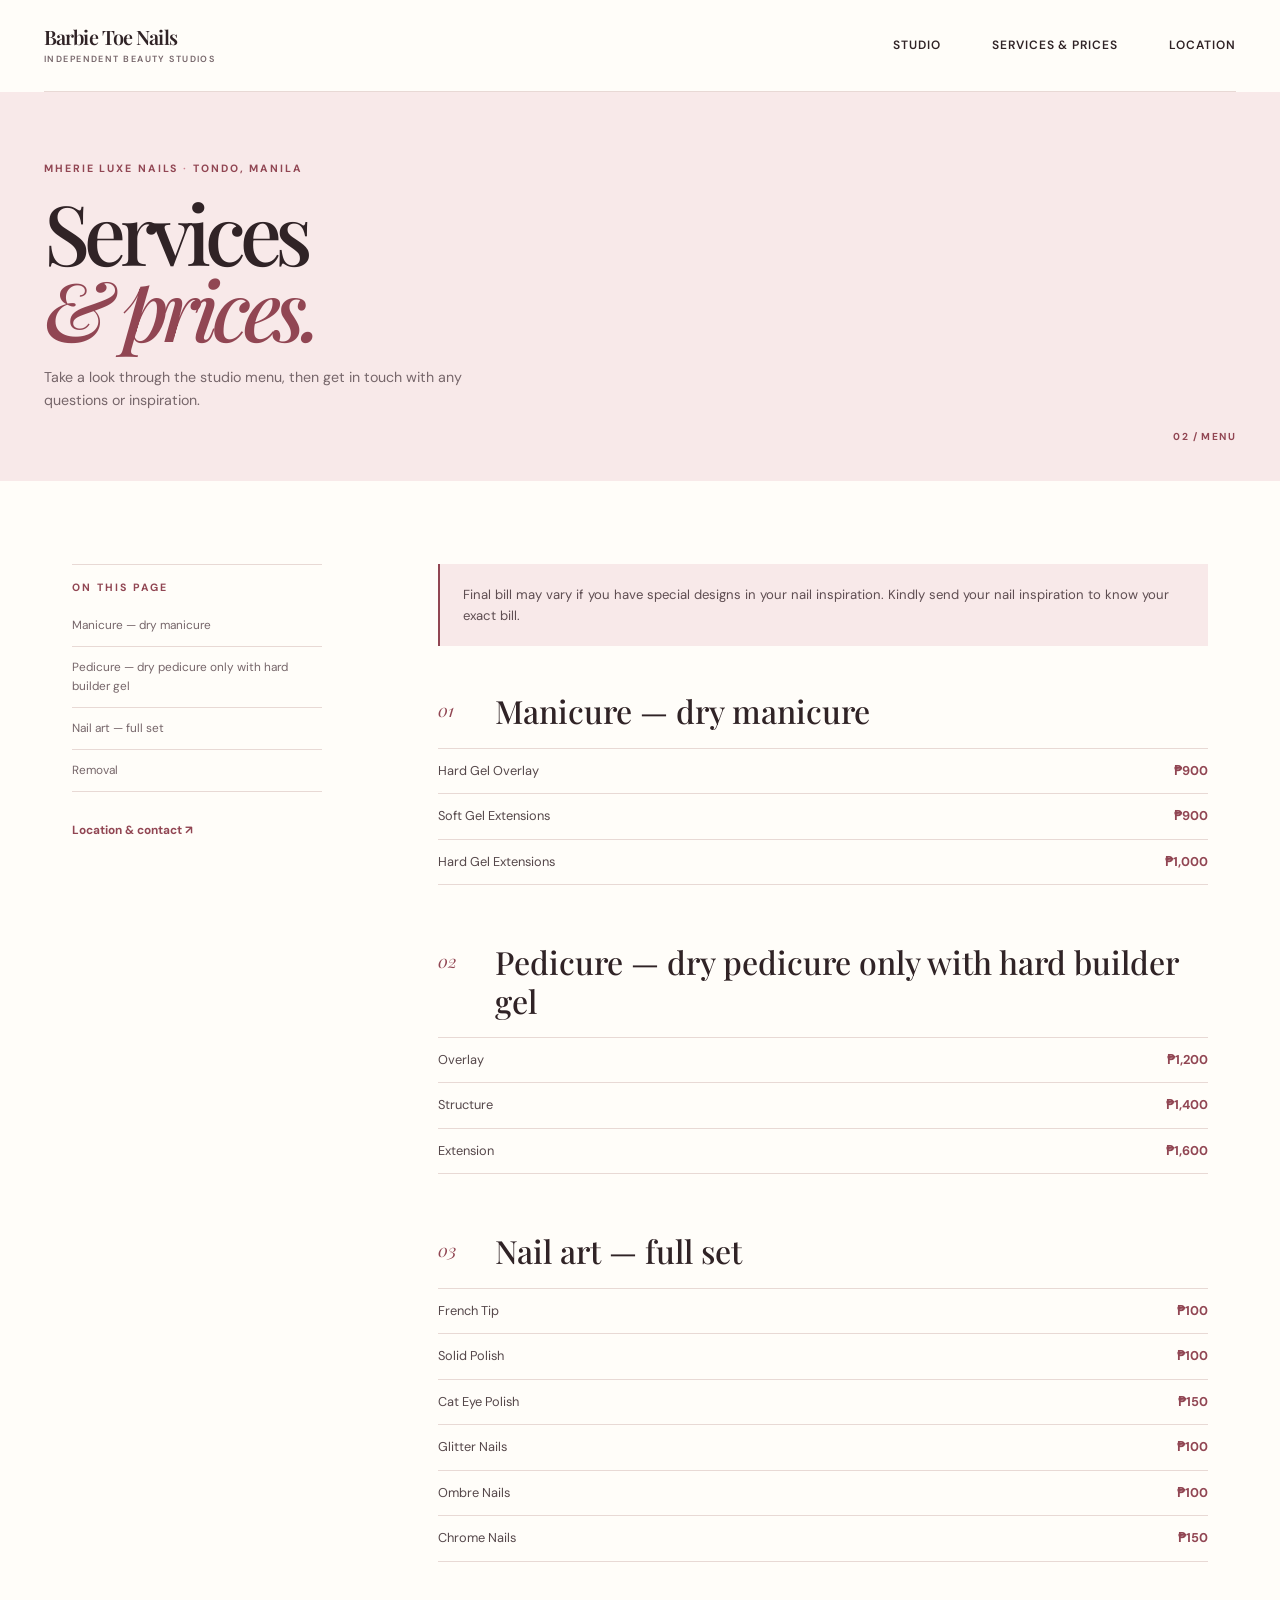
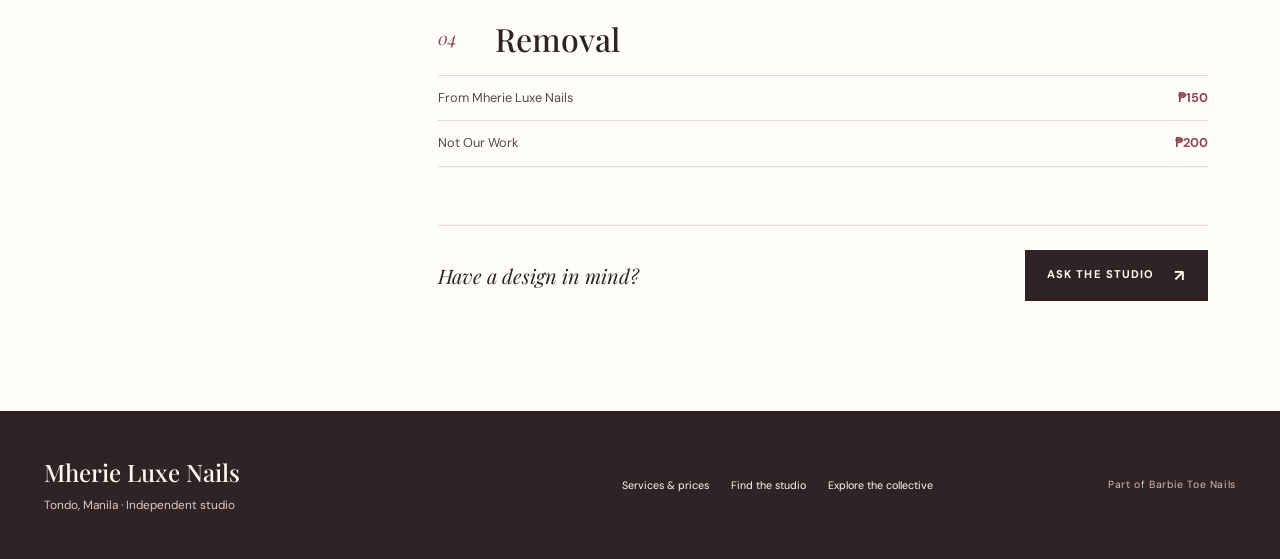
<file: mherie-luxe-nails/services/index.html>
<!doctype html>
<html lang="en">
  <head>
    <meta charset="utf-8">
    <meta name="viewport" content="width=device-width, initial-scale=1">
    <meta name="description" content="Browse Mherie Luxe Nails’ service menu and prices in Tondo, Manila.">
    <meta name="theme-color" content="#f8e9e9">
    <title>Services &amp; Prices | Mherie Luxe Nails</title>
    <link rel="stylesheet" href="/assets/site.css">
    <script src="/assets/site.js" defer></script>
  </head>
  <body data-page="services" data-salon="mherie"></body>
</html>
</file>
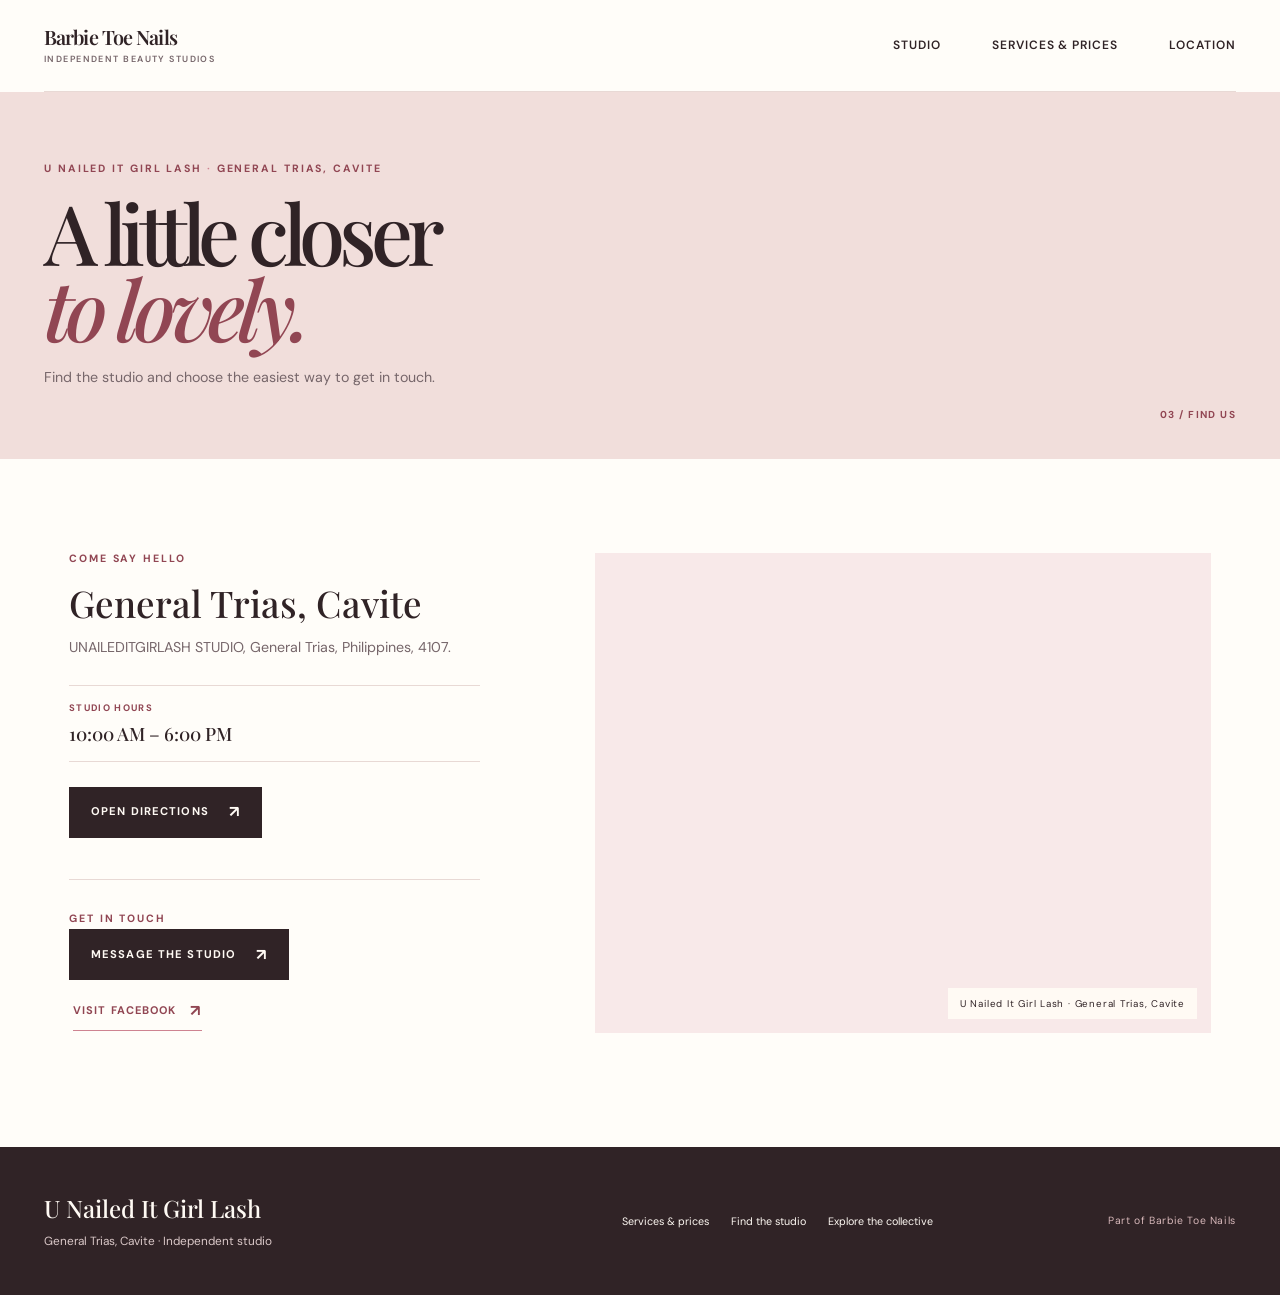
<file: u-nailed-it-girl-lash/location/index.html>
<!doctype html>
<html lang="en">
  <head>
    <meta charset="utf-8">
    <meta name="viewport" content="width=device-width, initial-scale=1">
    <meta name="description" content="Find U Nailed It Girl Lash in General Trias, Cavite and get in touch about an appointment.">
    <meta name="theme-color" content="#f8e9e9">
    <title>Location &amp; Contact | U Nailed It Girl Lash</title>
    <link rel="stylesheet" href="/assets/site.css">
    <script src="/assets/site.js" defer></script>
  </head>
  <body data-page="location" data-salon="unailed"></body>
</html>
</file>
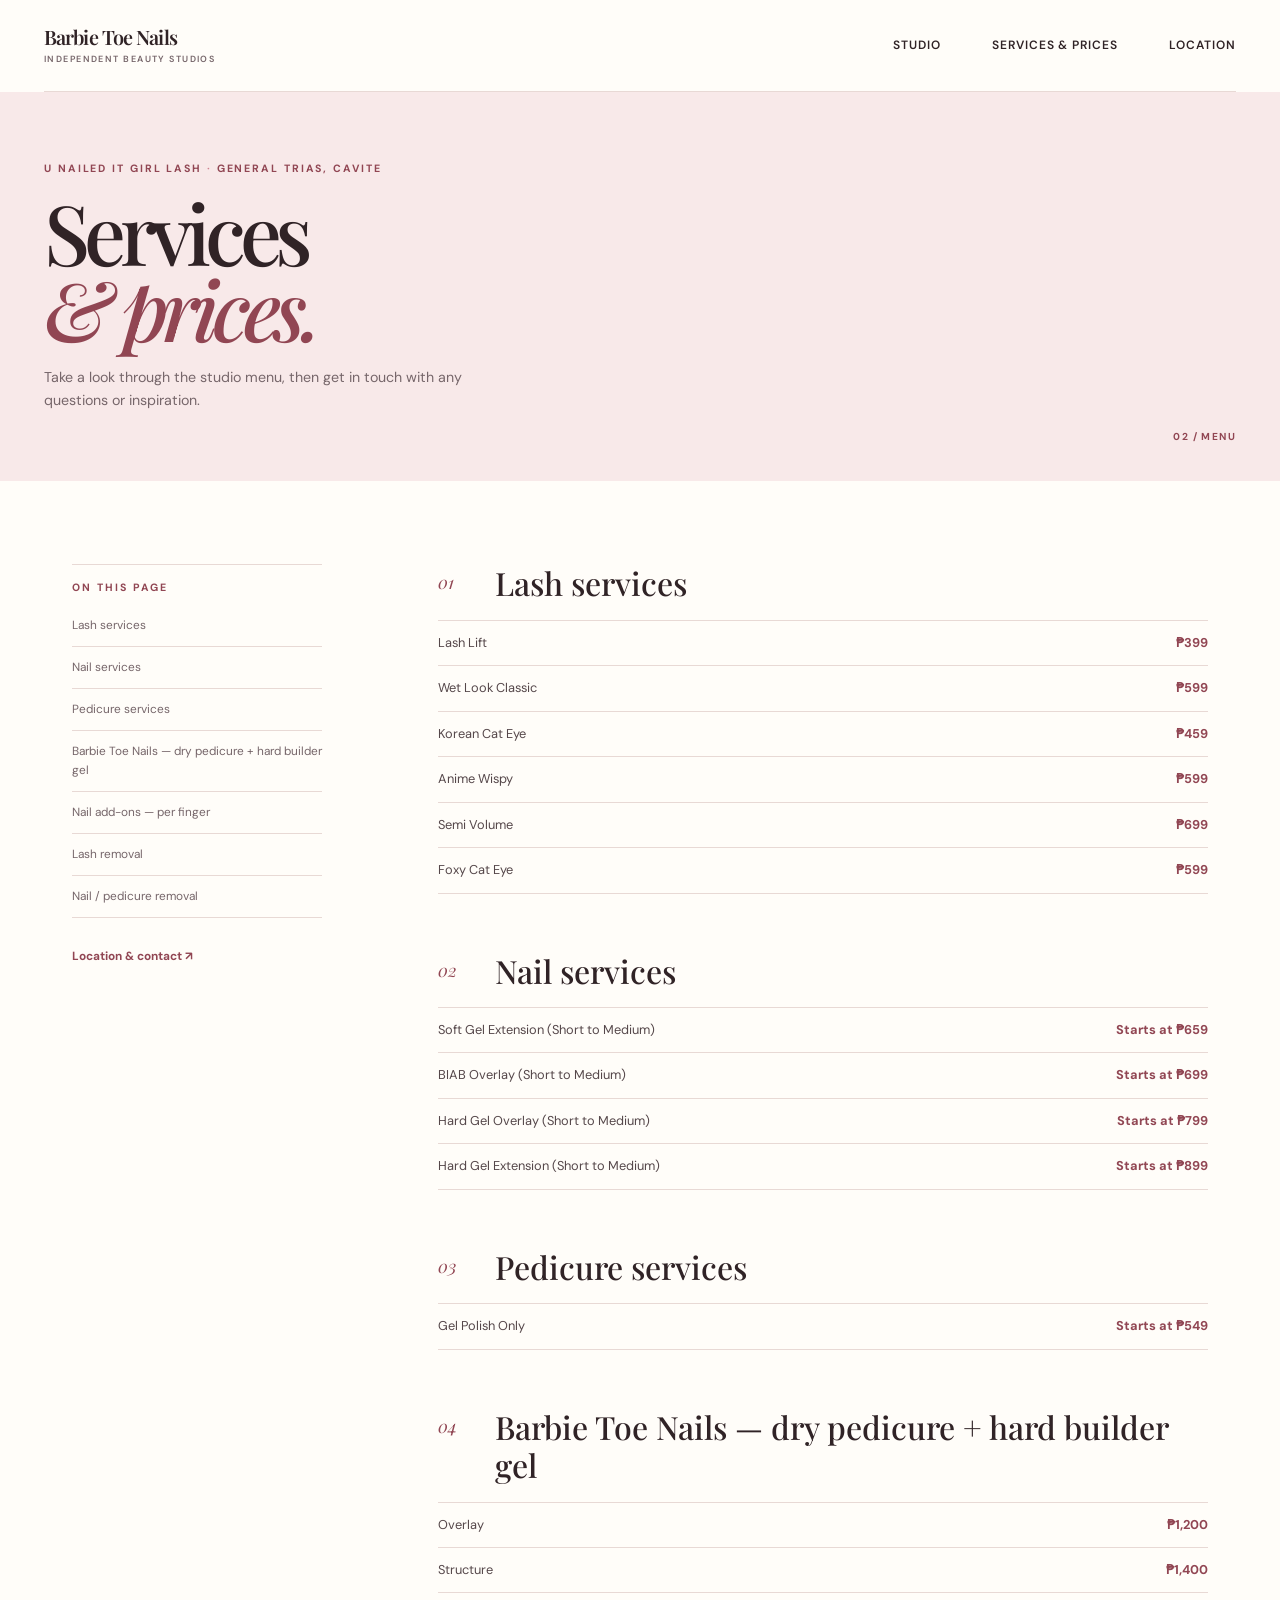
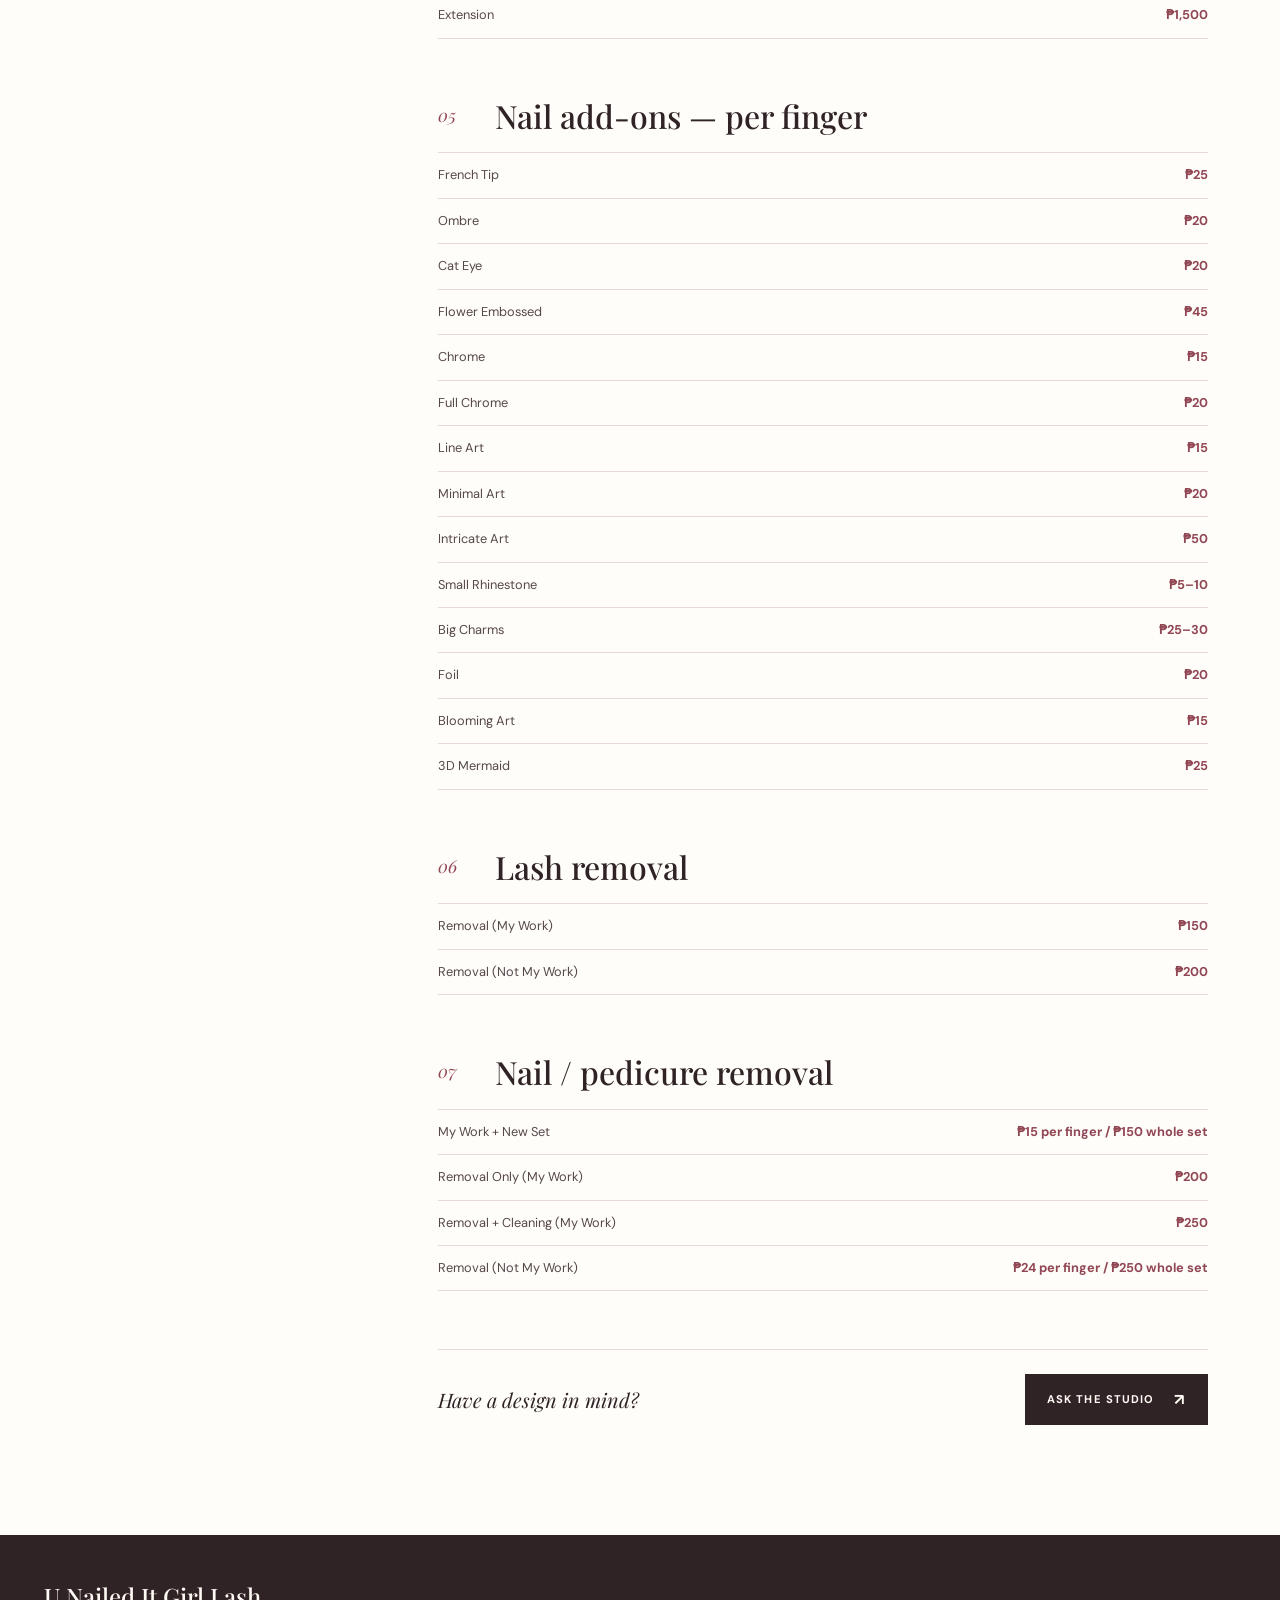
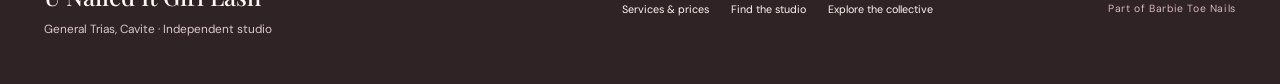
<file: u-nailed-it-girl-lash/services/index.html>
<!doctype html>
<html lang="en">
  <head>
    <meta charset="utf-8">
    <meta name="viewport" content="width=device-width, initial-scale=1">
    <meta name="description" content="Browse U Nailed It Girl Lash’s service menu and prices in General Trias, Cavite.">
    <meta name="theme-color" content="#f8e9e9">
    <title>Services &amp; Prices | U Nailed It Girl Lash</title>
    <link rel="stylesheet" href="/assets/site.css">
    <script src="/assets/site.js" defer></script>
  </head>
  <body data-page="services" data-salon="unailed"></body>
</html>
</file>
<file: assets/site.css>
@import url("https://fonts.googleapis.com/css2?family=DM+Sans:wght@400;500;600;700&family=Playfair+Display:ital,wght@0,500;0,600;0,700;1,500;1,600&display=swap");

:root {
  color-scheme: light;
  --ink: #302326;
  --muted: #76666a;
  --berry: #914653;
  --rose: #ce8391;
  --pink: #f1cdd2;
  --blush: #f8e9e9;
  --ivory: #fffaf4;
  --paper: #fffdf9;
  --line: #e8d9d5;
  --serif: "Playfair Display", Georgia, serif;
  --sans: "DM Sans", Arial, sans-serif;
}

* { box-sizing: border-box; }
html { scroll-behavior: smooth; }
body { margin: 0; background: var(--paper); color: var(--ink); font: 16px/1.6 var(--sans); }
img { display: block; max-width: 100%; }
a { color: inherit; text-decoration: none; }
button { font: inherit; }
::selection { background: var(--pink); color: var(--ink); }

.skip-link { position: absolute; z-index: 20; top: -60px; left: 20px; padding: 10px 16px; background: var(--ivory); }
.skip-link:focus { top: 16px; }
.site-header { position: relative; z-index: 10; height: 92px; background: var(--paper); }
.header-inner { width: min(1320px, calc(100% - 88px)); height: 100%; margin: auto; display: flex; align-items: center; justify-content: space-between; border-bottom: 1px solid var(--line); }
.wordmark { display: flex; flex-direction: column; font: 600 1.24rem/1.1 var(--serif); letter-spacing: -.045em; }
.wordmark small { margin-top: 6px; color: var(--muted); font: 600 .56rem/1 var(--sans); letter-spacing: .16em; text-transform: uppercase; }
.main-nav { display: flex; align-items: center; gap: clamp(24px, 4vw, 58px); font-size: .75rem; font-weight: 600; letter-spacing: .08em; text-transform: uppercase; }
.main-nav a, .mobile-nav a { transition: color .2s ease; }
.main-nav a:hover, .mobile-nav a:hover { color: var(--berry); }
.nav-toggle, .mobile-nav { display: none; }
.button { display: inline-flex; min-height: 51px; align-items: center; justify-content: center; gap: 20px; padding: 0 21px; border: 1px solid transparent; font-size: .7rem; font-weight: 700; letter-spacing: .1em; text-transform: uppercase; transition: background .2s, color .2s, border-color .2s; }
.button span { font-size: 1rem; }
.button-dark { background: var(--ink); color: var(--ivory); }
.button-dark:hover { background: var(--berry); }
.button-outline { border-color: var(--berry); color: var(--berry); }
.button-outline:hover { background: var(--berry); color: white; }
.button-light { background: var(--ivory); color: var(--ink); }
.button-light:hover { background: white; }
.eyebrow { margin: 0 0 17px; color: var(--berry); font-size: .66rem; font-weight: 700; letter-spacing: .18em; line-height: 1.4; text-transform: uppercase; }
.eyebrow span { color: var(--rose); }
.text-link { display: inline-flex; align-items: center; gap: 14px; padding-bottom: 6px; border-bottom: 1px solid var(--rose); color: var(--berry); font-size: .69rem; font-weight: 700; letter-spacing: .1em; text-transform: uppercase; }
.text-link span { font-size: 1rem; }

/* Collective landing page */
.home-hero { position: relative; min-height: 680px; display: grid; grid-template-columns: 1fr 1.05fr; align-items: center; overflow: hidden; background: var(--blush); }
.hero-copy { position: relative; z-index: 2; width: min(580px, calc(100% - 100px)); justify-self: end; padding: 64px 8vw 72px 0; }
.hero-copy .eyebrow { display: flex; align-items: center; gap: 10px; white-space: nowrap; }
.eyebrow-mark { display: inline-block; width: 23px; height: 1px; background: var(--berry); }
.home-hero h1, .salon-hero h1, .inner-hero h1 { margin: 0; font: 500 clamp(4.4rem, 7.7vw, 7.5rem)/.92 var(--serif); letter-spacing: -.075em; }
.home-hero h1 em, .salon-hero h1 em, .inner-hero h1 em, .studio-heading h2 em, .gallery-heading h2 em, .discover-copy h2 em, .salon-about h2 em, .signature-head h2 em, .location-note h2 em, .appointment-section h2 em { color: var(--berry); font-weight: 500; }
.hero-description { max-width: 415px; margin: 26px 0 29px; color: #67575b; font-size: .97rem; }
.hero-edition { display: flex; justify-content: space-between; max-width: 380px; margin-top: 61px; padding-top: 13px; border-top: 1px solid #dcbec1; color: var(--muted); font-size: .62rem; letter-spacing: .1em; text-transform: uppercase; }
.hero-edition span { color: var(--berry); }
.hero-art { position: relative; height: 100%; min-height: 680px; background: #e9b9bf; }
.hero-photo { position: absolute; margin: 0; overflow: hidden; }
.hero-photo img { width: 100%; height: 100%; object-fit: cover; }
.hero-photo-main { top: 7%; right: 10%; width: 65%; height: 78%; }
.hero-photo-detail { z-index: 2; bottom: 8%; left: 1%; width: 39%; height: 45%; border: 10px solid var(--blush); }
.hero-stamp { position: absolute; z-index: 3; top: 12%; left: 2%; width: 112px; height: 112px; display: grid; place-content: center; border: 1px solid var(--berry); border-radius: 50%; background: var(--ivory); color: var(--berry); text-align: center; transform: rotate(-12deg); }
.hero-stamp span { font: italic 1rem/1.15 var(--serif); }
.hero-stamp i { position: absolute; top: 9px; right: 15px; width: 10px; height: 10px; background: var(--rose); clip-path: polygon(50% 0, 62% 38%, 100% 50%, 62% 62%, 50% 100%, 38% 62%, 0 50%, 38% 38%); }
.hero-caption { position: absolute; right: 10%; bottom: 4%; color: var(--ink); font-size: .59rem; letter-spacing: .15em; text-transform: uppercase; }
.hero-side-note { position: absolute; right: 22px; bottom: 35%; color: #784b52; font-size: .57rem; letter-spacing: .16em; text-transform: uppercase; writing-mode: vertical-rl; }
.section-topline { display: flex; justify-content: space-between; gap: 20px; padding: 16px 0; border-top: 1px solid var(--line); color: var(--muted); font-size: .61rem; letter-spacing: .12em; text-transform: uppercase; }
.studio-section, .home-gallery, .salon-paths { padding: 88px max(44px, calc((100% - 1320px) / 2)) 105px; }
.studio-section { background: var(--paper); }
.studio-heading { display: grid; grid-template-columns: .75fr 1.4fr .75fr; align-items: end; gap: 36px; margin: 43px 0 70px; }
.studio-heading .eyebrow { align-self: start; }
.studio-heading h2, .gallery-heading h2, .discover-copy h2, .salon-about h2, .signature-head h2, .location-note h2, .appointment-section h2 { margin: 0; font: 500 clamp(2.8rem, 5vw, 5rem)/1.02 var(--serif); letter-spacing: -.065em; }
.studio-heading > p:last-child { max-width: 230px; margin: 0 0 4px; color: var(--muted); font-size: .88rem; }
.studio-list { border-top: 1px solid var(--line); }
.studio-entry { position: relative; display: grid; grid-template-columns: 1fr 1fr 170px; align-items: center; gap: clamp(36px, 7vw, 112px); min-height: 332px; padding: 28px 5.5%; border-bottom: 1px solid var(--line); }
.studio-entry-2 { grid-template-columns: 1fr 1fr 170px; }
.studio-entry-2 .studio-image { order: 2; }
.studio-entry-2 .studio-entry-copy { order: 1; }
.studio-entry-2 .studio-entry-type { order: 3; }
.studio-image { position: relative; width: 100%; height: 274px; overflow: hidden; }
.studio-image img { width: 100%; height: 100%; object-fit: cover; transition: transform .6s ease; }
.studio-image:hover img { transform: scale(1.035); }
.studio-number { position: absolute; top: 13px; left: 14px; color: white; font: italic 1.3rem var(--serif); text-shadow: 0 1px 5px #0006; }
.studio-entry-copy { max-width: 410px; }
.studio-entry-copy h3 { margin: 0 0 12px; font: 500 clamp(2rem, 3.2vw, 3.1rem)/1.05 var(--serif); letter-spacing: -.05em; }
.studio-entry-copy > p:not(.eyebrow) { margin: 0 0 22px; color: var(--muted); font-size: .88rem; }
.studio-entry-type { align-self: end; margin-bottom: 31px; color: var(--berry); font-size: .59rem; letter-spacing: .12em; text-align: right; text-transform: uppercase; }
.home-gallery { background: var(--ivory); }
.gallery-heading { display: flex; align-items: end; justify-content: space-between; gap: 40px; margin: 41px 0 42px; }
.gallery-heading > p { max-width: 330px; margin: 0 2% 5px 0; color: var(--muted); font-size: .88rem; }
.editorial-gallery { display: grid; grid-template-columns: 1.16fr .86fr .94fr 1fr; grid-template-rows: 225px 225px 170px; gap: 12px; }
.gallery-item { position: relative; min-width: 0; min-height: 0; margin: 0; overflow: hidden; background: var(--blush); }
.gallery-item img { width: 100%; height: 100%; object-fit: cover; transition: transform .55s ease; }
.gallery-item:hover img { transform: scale(1.035); }
.gallery-item-1 { grid-column: 1; grid-row: 1 / span 2; }
.gallery-item-2 { grid-column: 2 / span 2; grid-row: 1; }
.gallery-item-3 { grid-column: 4; grid-row: 1 / span 2; }
.gallery-item-4 { grid-column: 2; grid-row: 2; }
.gallery-item-5 { grid-column: 3; grid-row: 2; }
.gallery-item-6 { grid-column: 1; grid-row: 3; }
.gallery-item-7 { grid-column: 2 / span 2; grid-row: 3; }
.gallery-item-8 { grid-column: 4; grid-row: 3; }
.gallery-item figcaption { position: absolute; right: 12px; bottom: 12px; padding: 8px 11px; background: var(--ivory); font: italic .86rem var(--serif); }
.discover-section { position: relative; min-height: 410px; display: grid; grid-template-columns: .55fr 1.25fr 1fr; align-items: center; gap: 34px; padding: 85px max(44px, calc((100% - 1120px) / 2)); overflow: hidden; background: #e9c0c5; }
.discover-number { align-self: start; color: var(--berry); font: italic 2rem var(--serif); }
.discover-copy, .discover-detail { position: relative; z-index: 1; }
.discover-detail p { max-width: 370px; margin: 0 0 24px; color: #604d52; font-size: .9rem; }
.discover-ribbon { position: absolute; right: -15px; bottom: 3px; color: #ffffff70; font: italic 5rem/.9 var(--serif); letter-spacing: -.05em; white-space: nowrap; }
.salon-paths { padding-top: 83px; padding-bottom: 90px; }
.salon-paths-list { margin-top: 23px; border-top: 1px solid var(--line); }
.salon-path { display: grid; grid-template-columns: 70px 1fr 155px 155px; align-items: center; gap: 20px; min-height: 87px; border-bottom: 1px solid var(--line); }
.path-index { color: var(--berry); font: italic 1.1rem var(--serif); }
.path-name { font: 500 1.55rem var(--serif); }
.salon-path > a:not(.path-name) { color: var(--muted); font-size: .7rem; letter-spacing: .08em; text-transform: uppercase; }
.salon-path > a:not(.path-name):hover { color: var(--berry); }
.salon-path > a span { color: var(--berry); }

/* Studio homepages */
.salon-hero { position: relative; min-height: 638px; display: grid; grid-template-columns: 1fr 1fr; align-items: stretch; overflow: hidden; background: var(--blush); }
.salon-hero-copy { position: relative; z-index: 2; align-self: center; width: min(620px, calc(100% - 92px)); justify-self: end; padding: 62px 9% 62px 0; }
.salon-hero h1 { font-size: clamp(3.8rem, 6.4vw, 6.6rem); }
.salon-hero-intro { max-width: 405px; margin: 24px 0 27px; color: #69585c; font-size: .9rem; }
.salon-hero-visual { position: relative; min-height: 638px; background: #e8bdc3; }
.salon-hero-image { width: 100%; height: 100%; object-fit: cover; }
.salon-hero-side { position: absolute; right: 20px; bottom: 15%; color: var(--berry); font-size: .58rem; letter-spacing: .16em; text-transform: uppercase; writing-mode: vertical-rl; }
.salon-image-caption { position: absolute; right: 25px; bottom: 22px; padding: 8px 12px; background: var(--ivory); font-size: .59rem; letter-spacing: .1em; text-transform: uppercase; }
.barshie-wordmark { display: flex; align-items: center; gap: 13px; margin-bottom: 41px; color: var(--berry); }
.barshie-wordmark > span { font: 500 2rem/.93 var(--serif); letter-spacing: -.04em; }
.barshie-wordmark small { padding-left: 13px; border-left: 1px solid var(--rose); font-size: .58rem; font-weight: 700; letter-spacing: .13em; line-height: 1.5; text-transform: uppercase; }
.salon-logo { width: 110px; height: 110px; margin: -4px 0 20px; padding: 4px; border: 1px solid #d5a5a9; border-radius: 50%; background: var(--ivory); }
.salon-logo img { width: 100%; height: 100%; border-radius: 50%; object-fit: cover; }
.salon-hero-barshie .salon-hero-visual { display: grid; grid-template-columns: 1fr; }
.salon-hero-barshie .salon-hero-image { object-position: center; }
.salon-hero-barshie .salon-hero-inset { position: absolute; bottom: 8%; left: -12%; width: 37%; height: 42%; border: 9px solid var(--blush); object-fit: cover; }
.salon-hero-mherie { background: #f2e8de; }
.salon-hero-mherie .salon-hero-copy { padding-top: 36px; }
.hero-actions { display: flex; flex-wrap: wrap; gap: 12px; align-items: center; }
.salon-hero-mherie .salon-hero-visual { min-height: 638px; padding: 34px 34px 34px 0; background: #e3c9c4; }
.salon-hero-mherie .salon-hero-image { border-radius: 48% 48% 0 0; }
.salon-hero-unailed { grid-template-columns: 1.04fr .96fr; background: #57363d; color: var(--ivory); }
.salon-hero-unailed .salon-hero-copy { width: min(645px, calc(100% - 92px)); padding-right: 7%; }
.salon-hero-unailed .eyebrow { color: #efb9c3; }
.salon-hero-unailed h1 em { color: #efb9c3; }
.salon-hero-unailed .salon-hero-intro { color: #f5e6e5; }
.salon-hero-unailed .salon-hero-visual { min-height: 638px; background: #d6abb3; }
.salon-hero-unailed .salon-hero-image { object-position: center; }
.salon-hero-unailed .salon-logo { position: absolute; right: 8%; bottom: 9%; width: 145px; height: 145px; margin: 0; border-color: #fff8; box-shadow: 0 12px 35px #32192142; }
.salon-hero-unailed .salon-image-caption { right: auto; left: 20px; }
.salon-hero-unailed .salon-hero-side { color: #f0c4ca; }
.salon-hero-label { position: absolute; top: 8%; left: -48px; padding: 12px 17px; background: var(--ivory); color: var(--berry); font: italic 1rem var(--serif); }
.salon-hero-label i { color: var(--rose); font-style: normal; }
.salon-about { display: grid; grid-template-columns: 1.1fr 1fr; gap: 12%; padding: 112px max(64px, calc((100% - 1120px) / 2)); }
.salon-about h2, .signature-head h2 { font-size: clamp(2.8rem, 4.7vw, 4.6rem); }
.salon-about-copy { padding-top: 32px; }
.salon-about-copy > p { max-width: 500px; margin: 0 0 29px; color: var(--muted); font-size: .98rem; }
.salon-facts { display: grid; grid-template-columns: 115px 1fr; gap: 0 18px; border-top: 1px solid var(--line); }
.salon-facts span, .salon-facts strong { padding: 12px 0; border-bottom: 1px solid var(--line); font-size: .75rem; }
.salon-facts span { color: var(--muted); }
.salon-facts strong { font-weight: 600; }
.signature-section { padding: 91px max(64px, calc((100% - 1200px) / 2)) 104px; background: var(--ivory); }
.signature-head { display: flex; align-items: end; justify-content: space-between; gap: 30px; margin-bottom: 45px; }
.signature-list { border-top: 1px solid var(--line); }
.signature-item { display: grid; grid-template-columns: 74px 1fr 1fr 50px; align-items: center; gap: 23px; min-height: 108px; border-bottom: 1px solid var(--line); }
.signature-index { color: var(--berry); font: italic 1.1rem var(--serif); }
.signature-item h3 { margin: 0; font: 500 1.4rem var(--serif); }
.signature-item p { max-width: 340px; margin: 0; color: var(--muted); font-size: .78rem; }
.signature-item > a { justify-self: end; color: var(--berry); font-size: 1.2rem; }
.salon-gallery-section { padding: 91px max(44px, calc((100% - 1320px) / 2)) 104px; }
.salon-gallery-section .editorial-gallery { grid-template-rows: 270px 270px; }
.salon-gallery-section .gallery-item-1 { grid-column: 1; grid-row: 1 / span 2; }
.salon-gallery-section .gallery-item-2 { grid-column: 2 / span 2; grid-row: 1; }
.salon-gallery-section .gallery-item-3 { grid-column: 4; grid-row: 1 / span 2; }
.salon-gallery-section .gallery-item-4 { grid-column: 2; grid-row: 2; }
.salon-gallery-section .gallery-item-5 { grid-column: 3; grid-row: 2; }
.salon-gallery-section .gallery-item-6 { grid-column: 1; grid-row: 3; }
.salon-gallery-section .gallery-item-7 { grid-column: 2 / span 2; grid-row: 3; }
.salon-gallery-section .gallery-item-8 { grid-column: 4; grid-row: 3; }
.salon-gallery-section .editorial-gallery { grid-template-rows: 270px 270px 190px; }
.salon-location { display: grid; grid-template-columns: 1fr 1fr; min-height: 520px; background: var(--blush); }
.location-photo { position: relative; min-height: 520px; }
.location-photo img { width: 100%; height: 100%; object-fit: cover; }
.location-photo span { position: absolute; left: 26px; bottom: 24px; padding: 8px 13px; background: var(--ivory); color: var(--berry); font: italic 1rem var(--serif); }
.location-note { align-self: center; padding: 70px clamp(36px, 8vw, 120px); }
.location-note h2 { font-size: clamp(2.7rem, 4.3vw, 4.4rem); }
.location-note > p:not(.eyebrow) { max-width: 375px; margin: 22px 0 27px; color: var(--muted); font-size: .86rem; }
.appointment-section { position: relative; display: grid; grid-template-columns: 1.25fr .75fr; align-items: center; gap: 54px; padding: 97px max(64px, calc((100% - 1120px) / 2)); overflow: hidden; background: #ead2d0; }
.appointment-section > div:nth-child(2) { position: relative; z-index: 1; }
.appointment-section h2 { font-size: clamp(2.8rem, 4.8vw, 4.6rem); }
.appointment-section > div > p:not(.eyebrow) { max-width: 430px; margin: 20px 0 0; color: #675457; font-size: .88rem; }
.appointment-flower { position: absolute; top: -82px; left: 41%; width: 310px; height: 310px; border-radius: 50%; background: repeating-conic-gradient(from 0deg, #fff5 0deg 12deg, transparent 12deg 24deg); mask-image: radial-gradient(circle, transparent 0 20%, #000 21% 56%, transparent 57%); }
.contact-links { display: flex; flex-wrap: wrap; align-items: center; gap: 14px 20px; }
.appointment-section .contact-links { position: relative; z-index: 1; justify-content: flex-start; }
.contact-links .text-link { margin: 4px; }
.salon-footer { padding: 45px max(44px, calc((100% - 1200px) / 2)); background: var(--ink); color: var(--ivory); }
.footer-inner { display: grid; grid-template-columns: 1.2fr 1fr auto; align-items: center; gap: 30px; }
.footer-intro p { margin: 6px 0 0; color: #dac8c8; font-size: .74rem; }
.footer-brand { font: 500 1.5rem var(--serif); }
.salon-footer nav { display: flex; flex-wrap: wrap; gap: 12px 22px; font-size: .67rem; }
.salon-footer nav a:hover, .site-footer a:hover { color: #f0b8c2; }
.footer-note { color: #d6b7b9; font-size: .65rem; letter-spacing: .06em; }

/* Services and location pages */
.inner-hero { position: relative; min-height: 362px; display: flex; align-items: center; padding: 70px max(44px, calc((100% - 1200px) / 2)); overflow: hidden; background: var(--blush); }
.inner-hero-inner { position: relative; z-index: 1; max-width: 710px; }
.inner-hero h1 { font-size: clamp(3.8rem, 6.5vw, 6.2rem); }
.inner-hero-inner > p:last-child { max-width: 450px; margin: 19px 0 0; color: var(--muted); font-size: .89rem; }
.inner-hero-number { position: absolute; right: max(44px, calc((100% - 1200px) / 2)); bottom: 36px; color: var(--berry); font-size: .63rem; font-weight: 700; letter-spacing: .14em; }
.price-content { display: grid; grid-template-columns: 250px minmax(0, 770px); justify-content: center; align-items: start; gap: clamp(50px, 9vw, 145px); padding: 83px 44px 110px; }
.price-index { position: sticky; top: 28px; display: flex; flex-direction: column; border-top: 1px solid var(--line); }
.price-index .eyebrow { margin: 16px 0 9px; }
.price-index a { padding: 11px 0; border-bottom: 1px solid var(--line); color: var(--muted); font-size: .74rem; }
.price-index a:hover, .price-index .price-index-contact { color: var(--berry); }
.price-index .price-index-contact { margin-top: 18px; border: 0; font-weight: 700; }
.price-notice { margin: 0 0 46px; padding: 20px 23px; border-left: 2px solid var(--berry); background: var(--blush); color: #5e4d51; font-size: .82rem; }
.price-group { scroll-margin-top: 28px; margin-bottom: 58px; }
.price-group-heading { display: grid; grid-template-columns: 47px 1fr; gap: 10px; align-items: start; margin-bottom: 17px; }
.price-group-heading > span { padding-top: 6px; color: var(--berry); font: italic 1.1rem var(--serif); }
.price-group h2 { margin: 0; font: 500 clamp(1.45rem, 2.5vw, 2rem)/1.2 var(--serif); }
.price-group-heading p { margin: 6px 0 0; color: var(--muted); font-size: .78rem; }
.price-group dl { margin: 0; border-top: 1px solid var(--line); }
.price-row { display: flex; justify-content: space-between; gap: 20px; padding: 12px 0; border-bottom: 1px solid var(--line); font-size: .8rem; }
.price-row dt { color: #55474a; }
.price-row dd { flex: 0 0 auto; margin: 0; color: var(--berry); font-weight: 700; text-align: right; }
.price-contact { display: flex; align-items: center; justify-content: space-between; gap: 20px; padding-top: 24px; border-top: 1px solid var(--line); }
.price-contact p { margin: 0; font: italic 1.25rem var(--serif); }
.location-hero { background: #f1dedb; }
.location-content { display: grid; grid-template-columns: .8fr 1.2fr; gap: clamp(50px, 9vw, 130px); align-items: center; max-width: 1230px; margin: auto; padding: 93px 44px 112px; }
.location-details h2 { margin: 0 0 12px; font: 500 2.3rem/1.1 var(--serif); }
.location-address { margin: 0 0 26px; color: var(--muted); font-size: .89rem; }
.studio-hours { display: flex; flex-direction: column; gap: 5px; margin: 0 0 25px; padding: 15px 0; border-top: 1px solid var(--line); border-bottom: 1px solid var(--line); }
.studio-hours span { color: var(--berry); font-size: .59rem; font-weight: 700; letter-spacing: .14em; text-transform: uppercase; }
.studio-hours strong { font: 500 1.15rem var(--serif); }
.location-contact { margin-top: 41px; padding-top: 24px; border-top: 1px solid var(--line); }
.location-contact > .eyebrow { margin-bottom: 16px; }
.location-contact .contact-links { align-items: flex-start; flex-direction: column; gap: 14px; }
.map-wrap { position: relative; height: 480px; background: var(--blush); }
.map-wrap iframe { width: 100%; height: 100%; border: 0; filter: grayscale(.22) saturate(.72); }
.map-caption { position: absolute; right: 14px; bottom: 14px; padding: 8px 12px; background: var(--ivory); font-size: .61rem; letter-spacing: .08em; }
.site-footer { padding: 61px max(44px, calc((100% - 1320px) / 2)) 24px; background: #332629; color: var(--ivory); }
.site-footer .footer-inner { grid-template-columns: 1.35fr repeat(3, 1fr); align-items: start; padding-bottom: 52px; }
.site-footer .footer-intro { max-width: 255px; }
.site-footer .footer-brand { font-size: 1.7rem; }
.site-footer .footer-intro p { margin-top: 12px; }
.site-footer nav { display: flex; flex-direction: column; align-items: flex-start; gap: 8px; }
.site-footer nav > a { color: #eadbdd; font-size: .72rem; }
.site-footer nav .footer-salon-name { margin: 4px 0; color: var(--ivory); font: 500 1.05rem var(--serif); }
.footer-index { color: #d9aab0; font-size: .57rem; letter-spacing: .13em; text-transform: uppercase; }
.footer-bottom { display: flex; justify-content: space-between; gap: 20px; padding-top: 17px; border-top: 1px solid #ffffff26; color: #d8c6c8; font-size: .61rem; letter-spacing: .04em; }

@media (max-width: 900px) {
  .header-inner { width: calc(100% - 48px); }
  .home-hero { min-height: 600px; grid-template-columns: 1fr 1fr; }
  .hero-copy { width: calc(100% - 48px); padding-right: 30px; }
  .hero-art { min-height: 600px; }
  .hero-side-note { display: none; }
  .studio-section, .home-gallery, .salon-paths, .salon-gallery-section { padding-right: 34px; padding-left: 34px; }
  .studio-heading { grid-template-columns: .55fr 1.4fr .7fr; gap: 18px; }
  .studio-entry { grid-template-columns: .9fr 1fr; gap: 36px; padding-right: 2%; padding-left: 2%; }
  .studio-entry-type { display: none; }
  .studio-entry-2 .studio-image { order: 2; }
  .studio-entry-2 .studio-entry-copy { order: 1; }
  .editorial-gallery { grid-template-rows: 180px 180px 145px; }
  .salon-hero, .salon-hero-unailed { grid-template-columns: 1fr .9fr; }
  .salon-hero-copy, .salon-hero-unailed .salon-hero-copy { width: calc(100% - 45px); padding-right: 6%; }
  .salon-hero-visual, .salon-hero-mherie .salon-hero-visual, .salon-hero-unailed .salon-hero-visual { min-height: 570px; }
  .salon-about, .signature-section, .appointment-section { padding-right: 48px; padding-left: 48px; }
  .salon-gallery-section .editorial-gallery { grid-template-rows: 205px 205px 155px; }
  .location-note { padding: 55px 40px; }
  .price-content { grid-template-columns: 190px minmax(0, 650px); gap: 48px; }
  .location-content { gap: 48px; }
}

@media (max-width: 640px) {
  .site-header { height: 76px; }
  .header-inner { position: relative; width: calc(100% - 36px); }
  .wordmark { font-size: 1.08rem; }
  .main-nav { display: none; }
  .nav-toggle { width: 42px; height: 42px; display: flex; flex-direction: column; justify-content: center; gap: 6px; border: 0; background: transparent; }
  .nav-toggle span { width: 23px; height: 1px; background: var(--ink); transition: transform .2s; }
  .nav-toggle[aria-expanded="true"] span:first-child { transform: translateY(3.5px) rotate(45deg); }
  .nav-toggle[aria-expanded="true"] span:last-child { transform: translateY(-3.5px) rotate(-45deg); }
  .mobile-nav { position: absolute; top: 75px; right: -18px; left: -18px; z-index: 11; display: none; flex-direction: column; gap: 0; padding: 10px 24px 16px; border-bottom: 1px solid var(--line); background: var(--paper); }
  .mobile-nav.is-open { display: flex; }
  .mobile-nav a { padding: 12px 0; border-bottom: 1px solid var(--line); font-size: .75rem; font-weight: 600; letter-spacing: .06em; text-transform: uppercase; }
  .home-hero { display: flex; flex-direction: column; align-items: stretch; min-height: auto; }
  .hero-copy { width: 100%; padding: 54px 25px 28px; }
  .hero-copy .eyebrow { white-space: normal; }
  .home-hero h1 { font-size: clamp(4rem, 18vw, 6rem); }
  .hero-description { max-width: 380px; font-size: .88rem; }
  .hero-edition { margin-top: 32px; }
  .hero-art { min-height: 410px; height: 410px; }
  .hero-photo-main { top: 5%; right: 9%; width: 67%; height: 80%; }
  .hero-photo-detail { bottom: 6%; left: 4%; width: 41%; height: 44%; border-width: 7px; }
  .hero-stamp { top: 8%; left: 3%; width: 85px; height: 85px; }
  .hero-stamp span { font-size: .82rem; }
  .hero-stamp i { top: 6px; right: 10px; }
  .hero-caption { right: 8%; bottom: 1%; font-size: .52rem; }
  .studio-section, .home-gallery, .salon-paths, .salon-gallery-section { padding: 58px 22px 65px; }
  .section-topline { font-size: .52rem; }
  .section-topline span:last-child { max-width: 48%; text-align: right; }
  .studio-heading { display: block; margin: 34px 0 33px; }
  .studio-heading h2, .gallery-heading h2, .discover-copy h2, .salon-about h2, .signature-head h2, .location-note h2, .appointment-section h2 { font-size: clamp(2.7rem, 12vw, 4rem); }
  .studio-heading > p:last-child { margin-top: 15px; }
  .studio-entry, .studio-entry-2 { display: flex; flex-direction: column; align-items: stretch; gap: 19px; padding: 22px 0 28px; }
  .studio-entry-2 .studio-image, .studio-entry-2 .studio-entry-copy { order: initial; }
  .studio-image { height: min(69vw, 310px); }
  .studio-entry-copy h3 { font-size: 2.15rem; }
  .studio-entry-copy > p:not(.eyebrow) { font-size: .82rem; }
  .studio-entry-copy .eyebrow { margin-bottom: 8px; }
  .gallery-heading { display: block; margin: 33px 0 28px; }
  .gallery-heading > p { margin: 15px 0 0; font-size: .82rem; }
  .editorial-gallery { grid-template-columns: 1fr 1fr; grid-template-rows: 235px 155px 185px 155px 155px; gap: 8px; }
  .gallery-item-1 { grid-column: 1 / span 2; grid-row: 1; }
  .gallery-item-2 { grid-column: 1; grid-row: 2; }
  .gallery-item-3 { grid-column: 2; grid-row: 2; }
  .gallery-item-4 { grid-column: 1 / span 2; grid-row: 3; }
  .gallery-item-5 { grid-column: 1; grid-row: 4; }
  .gallery-item-6 { grid-column: 2; grid-row: 4; }
  .gallery-item-7 { grid-column: 1; grid-row: 5; }
  .gallery-item-8 { grid-column: 2; grid-row: 5; }
  .salon-gallery-section .editorial-gallery { grid-template-rows: 225px 145px 180px 150px 150px; }
  .salon-gallery-section .gallery-item-1 { grid-column: 1 / span 2; grid-row: 1; }
  .salon-gallery-section .gallery-item-2 { grid-column: 1; grid-row: 2; }
  .salon-gallery-section .gallery-item-3 { grid-column: 2; grid-row: 2; }
  .salon-gallery-section .gallery-item-4 { grid-column: 1 / span 2; grid-row: 3; }
  .salon-gallery-section .gallery-item-5 { grid-column: 1; grid-row: 4; }
  .salon-gallery-section .gallery-item-6 { grid-column: 2; grid-row: 4; }
  .salon-gallery-section .gallery-item-7 { grid-column: 1; grid-row: 5; }
  .salon-gallery-section .gallery-item-8 { grid-column: 2; grid-row: 5; }
  .discover-section { grid-template-columns: 40px 1fr; gap: 16px; min-height: auto; padding: 57px 25px 77px; }
  .discover-number { font-size: 1.4rem; }
  .discover-copy h2 { font-size: clamp(2.7rem, 11vw, 3.8rem); }
  .discover-detail { grid-column: 2; }
  .discover-detail p { font-size: .82rem; }
  .discover-ribbon { font-size: 2.9rem; }
  .salon-paths-list { margin-top: 16px; }
  .salon-path { grid-template-columns: 34px minmax(0, 1fr) 64px 64px; gap: 8px; min-height: 78px; }
  .path-name { font-size: 1.16rem; }
  .salon-path > a:not(.path-name) { font-size: .55rem; }
  .salon-hero, .salon-hero-unailed { display: flex; flex-direction: column; }
  .salon-hero-copy, .salon-hero-unailed .salon-hero-copy { width: 100%; padding: 46px 25px 34px; }
  .salon-hero h1 { font-size: clamp(3.65rem, 15vw, 5.2rem); }
  .salon-hero-intro { max-width: 390px; font-size: .84rem; }
  .barshie-wordmark { margin-bottom: 28px; }
  .salon-logo { width: 84px; height: 84px; margin-bottom: 15px; }
  .salon-hero-visual, .salon-hero-mherie .salon-hero-visual, .salon-hero-unailed .salon-hero-visual { width: 100%; min-height: 400px; height: 400px; }
  .salon-hero-barshie .salon-hero-inset { left: 4%; bottom: 6%; width: 40%; height: 40%; border-width: 6px; }
  .salon-hero-mherie .salon-hero-visual { padding: 18px 18px 18px 0; }
  .salon-hero-mherie .salon-hero-seal { width: 73px; height: 73px; font-size: 1.5rem; }
  .salon-hero-unailed .salon-logo { right: 5%; bottom: 6%; width: 108px; height: 108px; }
  .salon-hero-label { top: 7%; left: 0; font-size: .85rem; }
  .salon-hero-side { display: none; }
  .salon-about { grid-template-columns: 1fr; gap: 25px; padding: 65px 25px; }
  .salon-about-copy { padding-top: 0; }
  .salon-facts { grid-template-columns: 90px 1fr; gap: 0 10px; }
  .salon-facts span, .salon-facts strong { font-size: .7rem; }
  .signature-section { padding: 65px 25px; }
  .signature-head { display: block; margin-bottom: 25px; }
  .signature-head > .text-link { margin-top: 20px; }
  .signature-item { grid-template-columns: 34px 1fr 26px; gap: 9px; padding: 15px 0; }
  .signature-index { align-self: start; padding-top: 4px; font-size: .9rem; }
  .signature-item h3 { font-size: 1.2rem; }
  .signature-item p { grid-column: 2; grid-row: 2; font-size: .72rem; }
  .signature-item > a { grid-column: 3; grid-row: 1 / span 2; }
  .salon-location { grid-template-columns: 1fr; }
  .location-photo { min-height: 330px; height: 330px; }
  .location-note { padding: 52px 25px 60px; }
  .appointment-section { grid-template-columns: 1fr; gap: 28px; padding: 64px 25px; }
  .appointment-flower { top: -18px; left: auto; right: -30px; font-size: 10rem; }
  .appointment-section > div > p:not(.eyebrow) { font-size: .82rem; }
  .appointment-section .contact-links { gap: 13px; }
  .contact-links .button { min-height: 48px; padding: 0 14px; font-size: .6rem; }
  .salon-footer { padding: 34px 24px; }
  .footer-inner { grid-template-columns: 1fr; gap: 19px; }
  .salon-footer nav { gap: 11px 17px; }
  .footer-note { font-size: .6rem; }
  .inner-hero { min-height: 315px; padding: 55px 25px 70px; }
  .inner-hero h1 { font-size: clamp(3.5rem, 15vw, 5rem); }
  .inner-hero-inner > p:last-child { max-width: 330px; font-size: .82rem; }
  .inner-hero-number { right: 25px; bottom: 21px; font-size: .56rem; }
  .price-content { display: block; padding: 44px 24px 73px; }
  .price-index { position: static; flex-direction: row; flex-wrap: wrap; gap: 0 16px; margin-bottom: 43px; padding-top: 10px; }
  .price-index .eyebrow { flex: 0 0 100%; margin: 0 0 6px; }
  .price-index a { padding: 7px 0; font-size: .68rem; }
  .price-index .price-index-contact { margin-top: 0; }
  .price-group { margin-bottom: 43px; }
  .price-group-heading { grid-template-columns: 34px 1fr; }
  .price-group h2 { font-size: 1.4rem; }
  .price-row { gap: 12px; font-size: .74rem; }
  .price-row dd { max-width: 52%; }
  .price-contact { align-items: flex-start; flex-direction: column; }
  .location-content { grid-template-columns: 1fr; gap: 43px; padding: 56px 24px 72px; }
  .location-details h2 { font-size: 2rem; }
  .location-contact { margin-top: 32px; }
  .map-wrap { height: 370px; }
  .site-footer { padding: 46px 24px 20px; }
  .site-footer .footer-inner { grid-template-columns: 1fr 1fr; gap: 31px 17px; padding-bottom: 35px; }
  .site-footer .footer-intro { grid-column: 1 / -1; max-width: 290px; }
  .site-footer .footer-brand { font-size: 1.6rem; }
  .footer-index { font-size: .5rem; }
  .site-footer nav .footer-salon-name { font-size: .93rem; }
  .site-footer nav > a { font-size: .66rem; }
  .footer-bottom { flex-direction: column; gap: 5px; font-size: .55rem; }
}

@media (prefers-reduced-motion: reduce) {
  *, *::before, *::after { scroll-behavior: auto !important; transition-duration: .01ms !important; }
}
</file>
